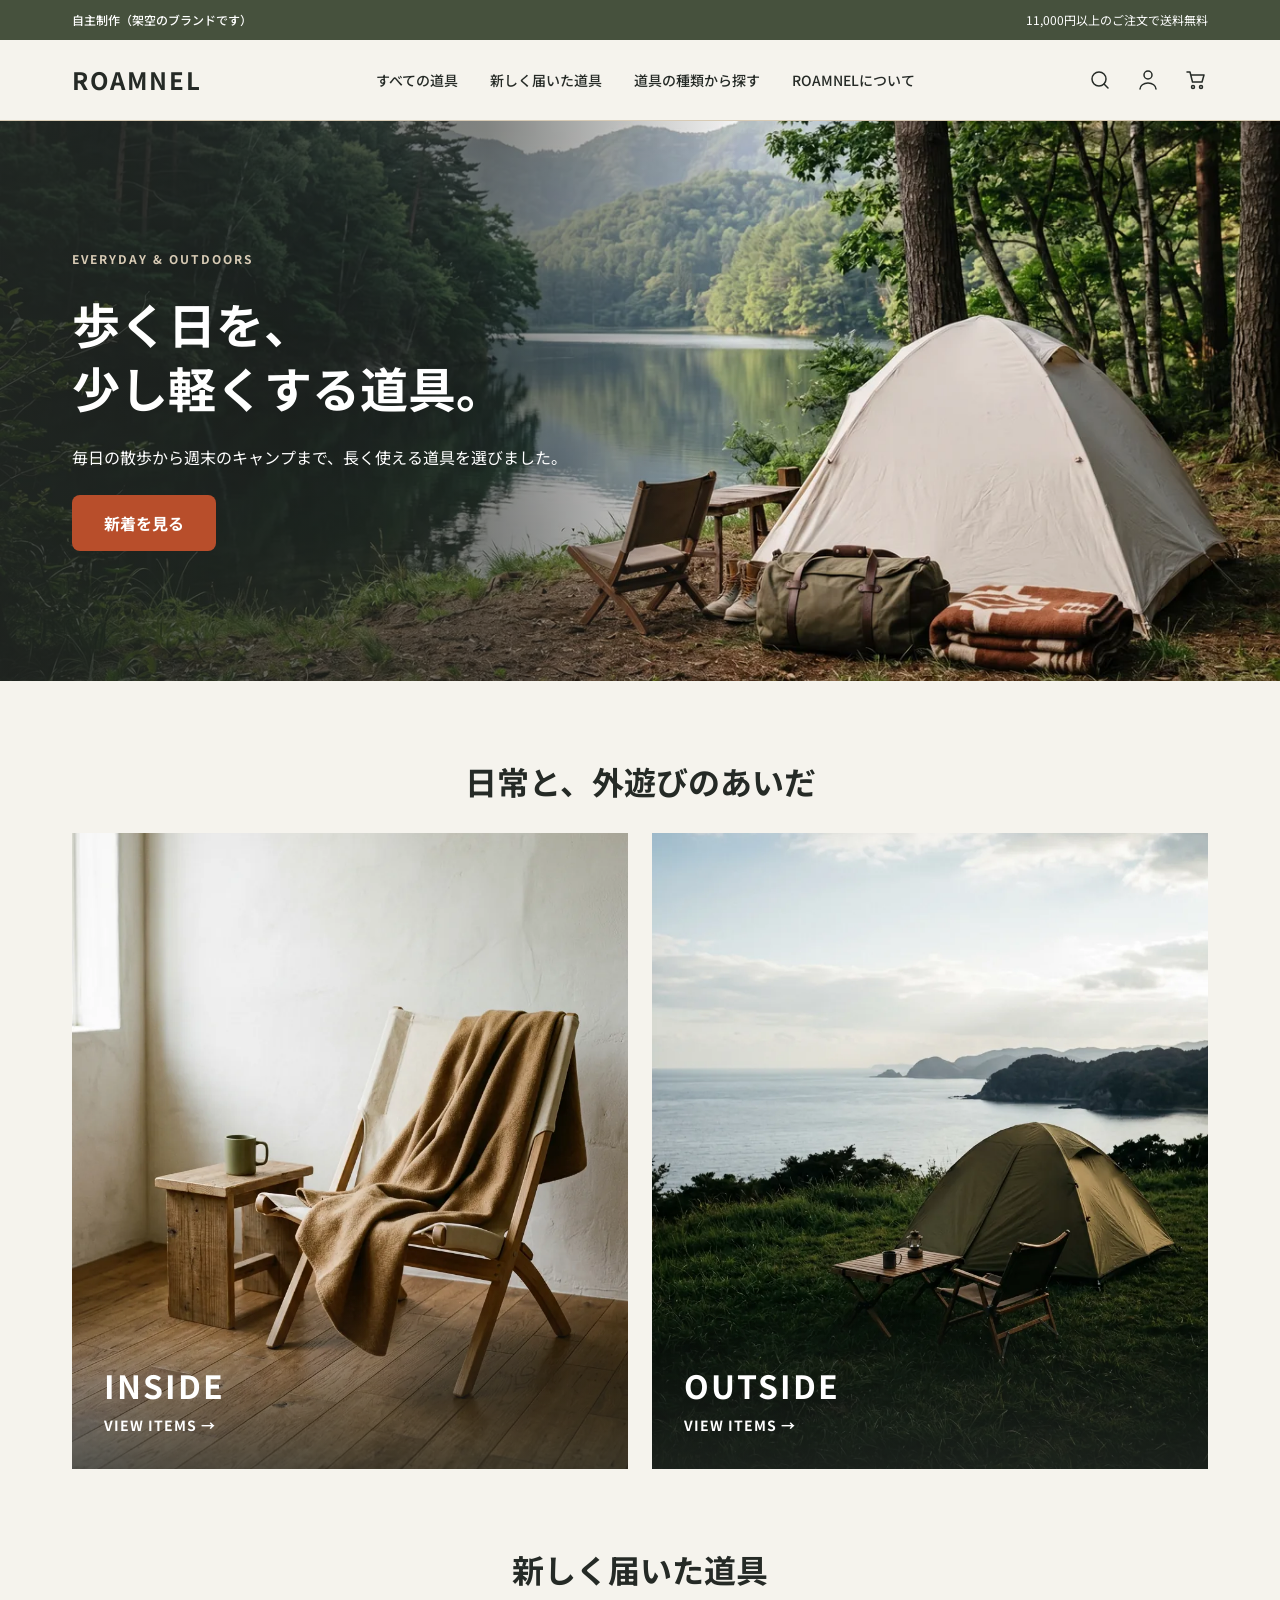
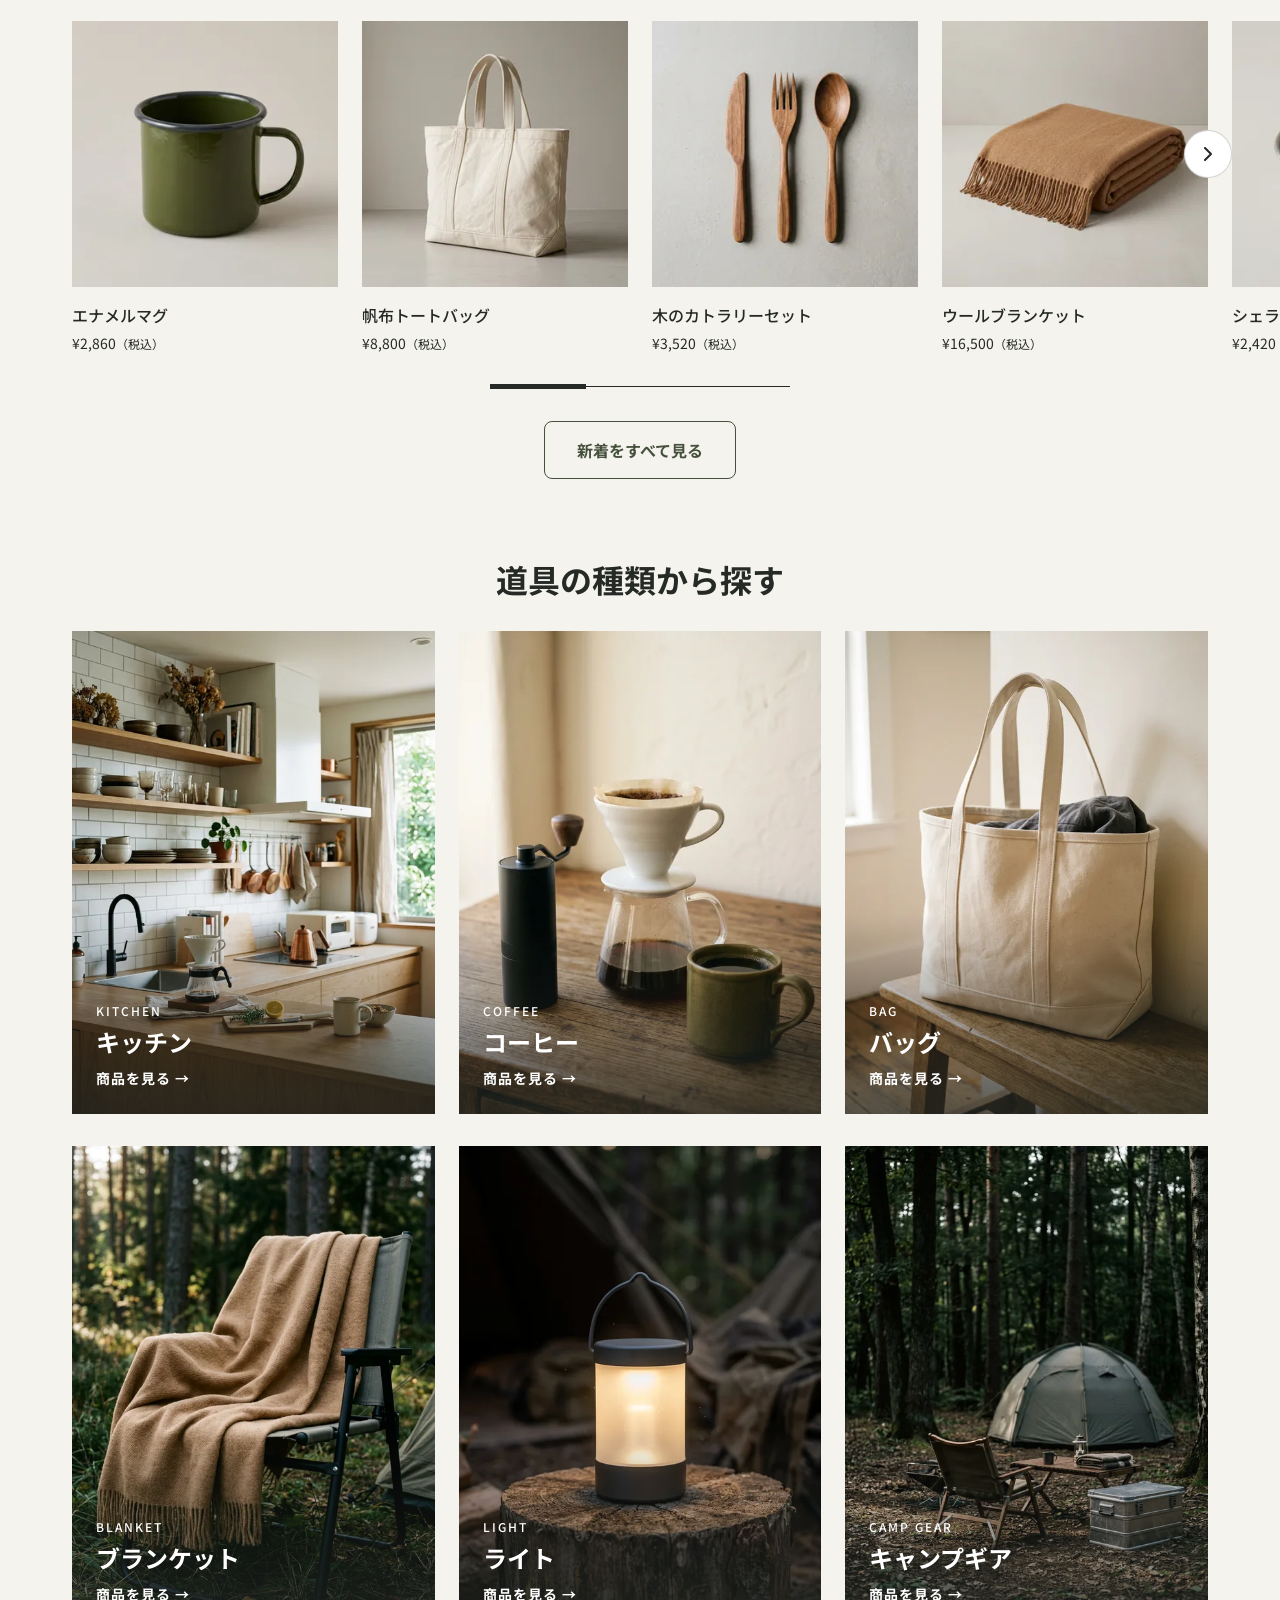
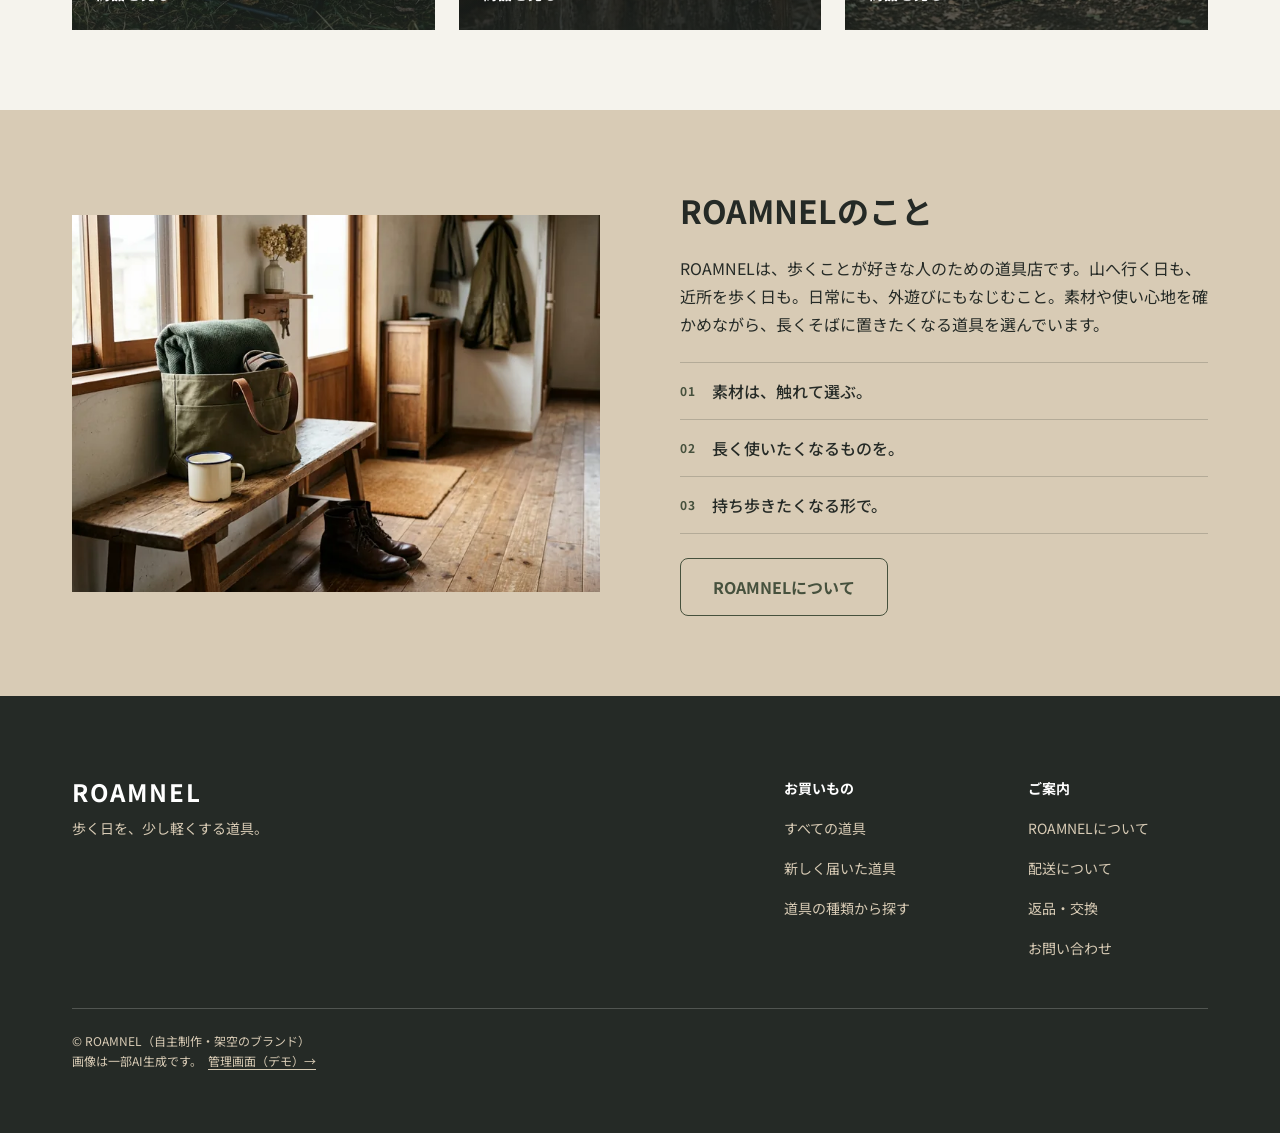
<file: index.html>
<!doctype html>
<html lang="ja">
<head>
<meta charset="utf-8">
<meta name="viewport" content="width=device-width, initial-scale=1, viewport-fit=cover">
<title>ROAMNEL</title>
<link rel="preconnect" href="https://fonts.googleapis.com">
<link rel="preconnect" href="https://fonts.gstatic.com" crossorigin>
<link rel="stylesheet" href="https://fonts.googleapis.com/css2?family=Noto+Sans+JP:wght@400;500;700&display=swap">
<link rel="stylesheet" href="css/tokens.css">
<link rel="stylesheet" href="css/base.css">
<link rel="stylesheet" href="css/components.css">
<link rel="stylesheet" href="css/top.css">
</head>
<body class="page-top">

<svg class="visually-hidden" aria-hidden="true" focusable="false"><defs>
  <symbol id="i-search" viewBox="0 0 24 24"><circle cx="11" cy="11" r="7"/><path d="M16 16l4 4"/></symbol>
  <symbol id="i-account" viewBox="0 0 24 24"><circle cx="12" cy="7" r="4"/><path d="M4 21c0-3.3 3.6-6 8-6s8 2.7 8 6"/></symbol>
  <symbol id="i-cart" viewBox="0 0 24 24"><path d="M3 4h3l2.5 10h9.5l2-7H7"/><circle cx="9" cy="19" r="1.5"/><circle cx="17" cy="19" r="1.5"/></symbol>
  <symbol id="i-menu" viewBox="0 0 24 24"><path d="M3 6h18M3 12h18M3 18h18"/></symbol>
  <symbol id="i-close" viewBox="0 0 24 24"><path d="M5 5l14 14M19 5L5 19"/></symbol>
  <symbol id="i-chev" viewBox="0 0 14 14"><path d="M4 1l6 6-6 6"/></symbol>
</defs></svg>

<div class="announcement container">
  <p>自主制作（架空のブランドです）</p>
  <p>11,000円以上のご注文で送料無料</p>
</div>

<header class="header">
  <div class="header__inner container">
    <a class="logo" href="index.html" aria-label="ROAMNEL トップへ">ROAMNEL</a>
    <nav class="header__nav" aria-label="メインメニュー">
      <a href="#">すべての道具</a>
      <a href="#new-items">新しく届いた道具</a>
      <a href="#types">道具の種類から探す</a>
      <a href="#story">ROAMNELについて</a>
    </nav>
    <div class="header__utility">
      <a class="tap" href="#" aria-label="検索"><svg class="icon"><use href="#i-search"/></svg></a>
      <a class="tap" href="#" aria-label="アカウント"><svg class="icon"><use href="#i-account"/></svg></a>
      <a class="tap" href="cart.html" aria-label="カート"><svg class="icon"><use href="#i-cart"/></svg></a>
      <button class="tap tap--menu" type="button" id="menu-open" aria-label="メニューを開く" aria-expanded="false" aria-controls="drawer"><svg class="icon"><use href="#i-menu"/></svg></button>
    </div>
  </div>
</header>

<div class="drawer" id="drawer" hidden>
  <div class="drawer__backdrop" data-close></div>
  <div class="drawer__panel" role="dialog" aria-modal="true" aria-label="メニュー">
    <div class="drawer__head">
      <span class="logo">ROAMNEL</span>
      <button class="tap" type="button" id="menu-close" aria-label="メニューを閉じる"><svg class="icon"><use href="#i-close"/></svg></button>
    </div>
    <nav class="drawer__list" aria-label="メインメニュー">
      <a class="drawer__item" href="#">すべての道具<span>→</span></a>
      <a class="drawer__item" href="#new-items" data-close>新しく届いた道具<span>→</span></a>
      <a class="drawer__item" href="#types" data-close>道具の種類から探す<span>→</span></a>
      <a class="drawer__item" href="#story" data-close>ROAMNELについて<span>→</span></a>
    </nav>
  </div>
</div>

<main>
  <section class="hero" aria-labelledby="hero-title">
    <img class="hero__image" src="images/hero-1376.webp" srcset="images/hero-800.webp 800w, images/hero-1376.webp 1376w, images/hero-1920.webp 1920w, images/hero-2400.webp 2400w, images/hero-2752.webp 2752w" sizes="100vw" width="2752" height="1536" alt="">
    <div class="hero__overlay"></div>
    <div class="hero__text container">
      <p class="hero__eyebrow">EVERYDAY &amp; OUTDOORS</p>
      <h1 class="hero__title" id="hero-title">歩く日を、<br>少し軽くする道具。</h1>
      <p class="hero__lead">毎日の散歩から週末のキャンプまで、長く使える道具を選びました。</p>
      <a class="btn btn--primary" href="#new-items">新着を見る</a>
    </div>
  </section>

  <section class="section scenes container" aria-labelledby="scenes-title">
    <div class="scenes__inner">
      <div class="section__head"><h2 class="section__title" id="scenes-title">日常と、外遊びのあいだ</h2></div>
      <div class="scene-row">
        <a class="scene scene--inside" href="#">
          <img class="scene__image" src="images/inside-896.webp" srcset="images/inside-560.webp 560w, images/inside-896.webp 896w" sizes="(min-width: 900px) 636px, 358px" width="896" height="1200" alt="" loading="lazy" decoding="async">
          <span class="scrim"></span>
          <span class="scene__label"><span class="scene__name">INSIDE</span><span class="link-arrow">VIEW ITEMS →</span></span>
        </a>
        <a class="scene scene--outside" href="#">
          <img class="scene__image" src="images/outside-896.webp" srcset="images/outside-560.webp 560w, images/outside-896.webp 896w" sizes="(min-width: 900px) 636px, 358px" width="896" height="1200" alt="" loading="lazy" decoding="async">
          <span class="scrim"></span>
          <span class="scene__label"><span class="scene__name">OUTSIDE</span><span class="link-arrow">VIEW ITEMS →</span></span>
        </a>
      </div>
    </div>
  </section>

  <section class="section items" id="new-items" aria-labelledby="items-title">
    <div class="section__head items__head"><h2 class="section__title" id="items-title">新しく届いた道具</h2></div>
    <div class="carousel" id="carousel">
      <button class="arrow arrow--prev" type="button" id="carousel-prev" aria-label="前の商品" hidden><svg class="icon" style="transform: scaleX(-1)"><use href="#i-chev"/></svg></button>
      <div class="carousel__scroller" id="carousel-scroller" tabindex="0" role="region" aria-label="新しく届いた道具（横にスクロールできます）">
          <a class="card" href="product.html" data-product="enamel-mug">
            <img class="card__image" src="images/enamel-mug-640.webp" srcset="images/enamel-mug-320.webp 320w, images/enamel-mug-640.webp 640w" sizes="(min-width: 900px) 306px, 160px" width="640" height="640" alt="エナメルマグ" loading="lazy" decoding="async">
            <span class="card__info"><span class="card__name">エナメルマグ</span><span class="card__price">¥2,860<small>（税込）</small></span></span>
          </a>
          <a class="card" href="#" data-product="canvas-tote">
            <img class="card__image" src="images/canvas-tote-640.webp" srcset="images/canvas-tote-320.webp 320w, images/canvas-tote-640.webp 640w" sizes="(min-width: 900px) 306px, 160px" width="640" height="640" alt="帆布トートバッグ" loading="lazy" decoding="async">
            <span class="card__info"><span class="card__name">帆布トートバッグ</span><span class="card__price">¥8,800<small>（税込）</small></span></span>
          </a>
          <a class="card" href="#" data-product="cutlery-set">
            <img class="card__image" src="images/cutlery-set-640.webp" srcset="images/cutlery-set-320.webp 320w, images/cutlery-set-640.webp 640w" sizes="(min-width: 900px) 306px, 160px" width="640" height="640" alt="木のカトラリーセット" loading="lazy" decoding="async">
            <span class="card__info"><span class="card__name">木のカトラリーセット</span><span class="card__price">¥3,520<small>（税込）</small></span></span>
          </a>
          <a class="card" href="#" data-product="wool-blanket">
            <img class="card__image" src="images/wool-blanket-640.webp" srcset="images/wool-blanket-320.webp 320w, images/wool-blanket-640.webp 640w" sizes="(min-width: 900px) 306px, 160px" width="640" height="640" alt="ウールブランケット" loading="lazy" decoding="async">
            <span class="card__info"><span class="card__name">ウールブランケット</span><span class="card__price">¥16,500<small>（税込）</small></span></span>
          </a>
          <a class="card" href="#" data-product="sierra-cup">
            <img class="card__image" src="images/sierra-cup-640.webp" srcset="images/sierra-cup-320.webp 320w, images/sierra-cup-640.webp 640w" sizes="(min-width: 900px) 306px, 160px" width="640" height="640" alt="シェラカップ" loading="lazy" decoding="async">
            <span class="card__info"><span class="card__name">シェラカップ</span><span class="card__price">¥2,420<small>（税込）</small></span></span>
          </a>
          <a class="card" href="#" data-product="stainless-kettle">
            <img class="card__image" src="images/stainless-kettle-640.webp" srcset="images/stainless-kettle-320.webp 320w, images/stainless-kettle-640.webp 640w" sizes="(min-width: 900px) 306px, 160px" width="640" height="640" alt="ステンレスのケトル" loading="lazy" decoding="async">
            <span class="card__info"><span class="card__name">ステンレスのケトル</span><span class="card__price">¥7,480<small>（税込）</small></span></span>
          </a>
          <a class="card" href="#" data-product="cookware-set">
            <img class="card__image" src="images/cookware-set-640.webp" srcset="images/cookware-set-320.webp 320w, images/cookware-set-640.webp 640w" sizes="(min-width: 900px) 306px, 160px" width="640" height="640" alt="クッカーセット" loading="lazy" decoding="async">
            <span class="card__info"><span class="card__name">クッカーセット</span><span class="card__price">¥9,900<small>（税込）</small></span></span>
          </a>
          <a class="card" href="#" data-product="led-lantern">
            <img class="card__image" src="images/led-lantern-640.webp" srcset="images/led-lantern-320.webp 320w, images/led-lantern-640.webp 640w" sizes="(min-width: 900px) 306px, 160px" width="640" height="640" alt="LEDランタン" loading="lazy" decoding="async">
            <span class="card__info"><span class="card__name">LEDランタン</span><span class="card__price">¥6,600<small>（税込）</small></span></span>
          </a>
          <a class="card" href="#" data-product="coffee-grinder">
            <img class="card__image" src="images/coffee-grinder-640.webp" srcset="images/coffee-grinder-320.webp 320w, images/coffee-grinder-640.webp 640w" sizes="(min-width: 900px) 306px, 160px" width="640" height="640" alt="コーヒーミル" loading="lazy" decoding="async">
            <span class="card__info"><span class="card__name">コーヒーミル</span><span class="card__price">¥12,100<small>（税込）</small></span></span>
          </a>
          <a class="card" href="#" data-product="small-knife">
            <img class="card__image" src="images/small-knife-640.webp" srcset="images/small-knife-320.webp 320w, images/small-knife-640.webp 640w" sizes="(min-width: 900px) 306px, 160px" width="640" height="640" alt="小型ナイフ" loading="lazy" decoding="async">
            <span class="card__info"><span class="card__name">小型ナイフ</span><span class="card__price">¥5,500<small>（税込）</small></span></span>
          </a>
          <a class="card" href="#" data-product="cutting-board">
            <img class="card__image" src="images/cutting-board-640.webp" srcset="images/cutting-board-320.webp 320w, images/cutting-board-640.webp 640w" sizes="(min-width: 900px) 306px, 160px" width="640" height="640" alt="木のまな板" loading="lazy" decoding="async">
            <span class="card__info"><span class="card__name">木のまな板</span><span class="card__price">¥4,950<small>（税込）</small></span></span>
          </a>
          <a class="card" href="#" data-product="glass-server">
            <img class="card__image" src="images/glass-server-640.webp" srcset="images/glass-server-320.webp 320w, images/glass-server-640.webp 640w" sizes="(min-width: 900px) 306px, 160px" width="640" height="640" alt="ガラスのサーバー" loading="lazy" decoding="async">
            <span class="card__info"><span class="card__name">ガラスのサーバー</span><span class="card__price">¥4,180<small>（税込）</small></span></span>
          </a>
          <a class="card" href="#" data-product="glass-tumbler">
            <img class="card__image" src="images/glass-tumbler-640.webp" srcset="images/glass-tumbler-320.webp 320w, images/glass-tumbler-640.webp 640w" sizes="(min-width: 900px) 306px, 160px" width="640" height="640" alt="ガラスのタンブラー" loading="lazy" decoding="async">
            <span class="card__info"><span class="card__name">ガラスのタンブラー</span><span class="card__price">¥1,980<small>（税込）</small></span></span>
          </a>
      </div>
      <button class="arrow arrow--next" type="button" id="carousel-next" aria-label="次の商品"><svg class="icon"><use href="#i-chev"/></svg></button>
    </div>
    <div class="scrollbar" aria-hidden="true"><div class="scrollbar__track"><div class="scrollbar__thumb" id="carousel-thumb"></div></div></div>
    <div class="items__all"><a class="btn btn--outline" href="#">新着をすべて見る</a></div>
  </section>

  <section class="section types container" id="types" aria-labelledby="types-title">
    <div class="types__inner">
      <div class="section__head"><h2 class="section__title" id="types-title">道具の種類から探す</h2></div>
      <div class="type-grid">
        <a class="type" href="#" data-category="kitchen">
          <img class="type__image" src="images/category-kitchen-560.webp" srcset="images/category-kitchen-560.webp 560w, images/category-kitchen-896.webp 896w" sizes="(min-width: 900px) 416px, 173px" width="896" height="1200" alt="" loading="lazy" decoding="async">
          <span class="scrim"></span>
          <span class="type__label"><span class="type__eyebrow">KITCHEN</span><span class="type__name">キッチン<span aria-hidden="true"> →</span></span><span class="type__link link-arrow">商品を見る →</span></span>
        </a>
        <a class="type" href="#" data-category="coffee">
          <img class="type__image" src="images/category-coffee-560.webp" srcset="images/category-coffee-560.webp 560w, images/category-coffee-896.webp 896w" sizes="(min-width: 900px) 416px, 173px" width="896" height="1200" alt="" loading="lazy" decoding="async">
          <span class="scrim"></span>
          <span class="type__label"><span class="type__eyebrow">COFFEE</span><span class="type__name">コーヒー<span aria-hidden="true"> →</span></span><span class="type__link link-arrow">商品を見る →</span></span>
        </a>
        <a class="type" href="#" data-category="bag">
          <img class="type__image" src="images/category-bag-560.webp" srcset="images/category-bag-560.webp 560w, images/category-bag-896.webp 896w" sizes="(min-width: 900px) 416px, 173px" width="896" height="1200" alt="" loading="lazy" decoding="async">
          <span class="scrim"></span>
          <span class="type__label"><span class="type__eyebrow">BAG</span><span class="type__name">バッグ<span aria-hidden="true"> →</span></span><span class="type__link link-arrow">商品を見る →</span></span>
        </a>
        <a class="type" href="#" data-category="blanket">
          <img class="type__image" src="images/category-blanket-560.webp" srcset="images/category-blanket-560.webp 560w, images/category-blanket-896.webp 896w" sizes="(min-width: 900px) 416px, 173px" width="896" height="1200" alt="" loading="lazy" decoding="async">
          <span class="scrim"></span>
          <span class="type__label"><span class="type__eyebrow">BLANKET</span><span class="type__name">ブランケット<span aria-hidden="true"> →</span></span><span class="type__link link-arrow">商品を見る →</span></span>
        </a>
        <a class="type" href="#" data-category="light">
          <img class="type__image" src="images/category-light-560.webp" srcset="images/category-light-560.webp 560w, images/category-light-896.webp 896w" sizes="(min-width: 900px) 416px, 173px" width="896" height="1200" alt="" loading="lazy" decoding="async">
          <span class="scrim"></span>
          <span class="type__label"><span class="type__eyebrow">LIGHT</span><span class="type__name">ライト<span aria-hidden="true"> →</span></span><span class="type__link link-arrow">商品を見る →</span></span>
        </a>
        <a class="type" href="#" data-category="camp-gear">
          <img class="type__image" src="images/category-camp-gear-560.webp" srcset="images/category-camp-gear-560.webp 560w, images/category-camp-gear-896.webp 896w" sizes="(min-width: 900px) 416px, 173px" width="896" height="1200" alt="" loading="lazy" decoding="async">
          <span class="scrim"></span>
          <span class="type__label"><span class="type__eyebrow">CAMP GEAR</span><span class="type__name">キャンプギア<span aria-hidden="true"> →</span></span><span class="type__link link-arrow">商品を見る →</span></span>
        </a>
      </div>
    </div>
  </section>

  <section class="story" id="story" aria-labelledby="story-title">
    <div class="story__inner container">
      <img class="story__image" src="images/story-1200.webp" srcset="images/story-720.webp 720w, images/story-1200.webp 1200w" sizes="(min-width: 900px) 608px, 358px" width="1200" height="896" alt="" loading="lazy" decoding="async">
      <div class="story__text">
        <h2 class="story__title" id="story-title">ROAMNELのこと</h2>
        <p class="story__lead">ROAMNELは、歩くことが好きな人のための道具店です。山へ行く日も、近所を歩く日も。日常にも、外遊びにもなじむこと。素材や使い心地を確かめながら、長くそばに置きたくなる道具を選んでいます。</p>
        <ul class="principles">
          <li class="principle"><span class="principle__no">01</span>素材は、触れて選ぶ。</li>
          <li class="principle"><span class="principle__no">02</span>長く使いたくなるものを。</li>
          <li class="principle"><span class="principle__no">03</span>持ち歩きたくなる形で。</li>
        </ul>
        <a class="btn btn--outline" href="#">ROAMNELについて</a>
      </div>
    </div>
  </section>
</main>

<footer class="footer">
  <div class="footer__inner container">
    <div class="footer__top">
      <div>
        <p class="logo">ROAMNEL</p>
        <p class="footer__tagline">歩く日を、少し軽くする道具。</p>
      </div>
      <div class="footer__links">
        <nav class="footer__col" aria-label="お買いもの">
          <h2>お買いもの</h2>
          <a href="#">すべての道具</a>
          <a href="#new-items">新しく届いた道具</a>
          <a href="#types">道具の種類から探す</a>
        </nav>
        <nav class="footer__col" aria-label="ご案内">
          <h2>ご案内</h2>
          <a href="#story">ROAMNELについて</a>
          <a href="#">配送について</a>
          <a href="#">返品・交換</a>
          <a href="#">お問い合わせ</a>
        </nav>
      </div>
    </div>
    <div class="footer__bottom">
      <div class="footer__rule"></div>
      <div class="footer__note">
        <p>© ROAMNEL（自主制作・架空のブランド）</p>
        <p>画像は一部AI生成です。　<a href="admin.html">管理画面（デモ）→</a></p>
      </div>
    </div>
  </div>
</footer>

<script src="js/main.js"></script>
</body>
</html>
</file>
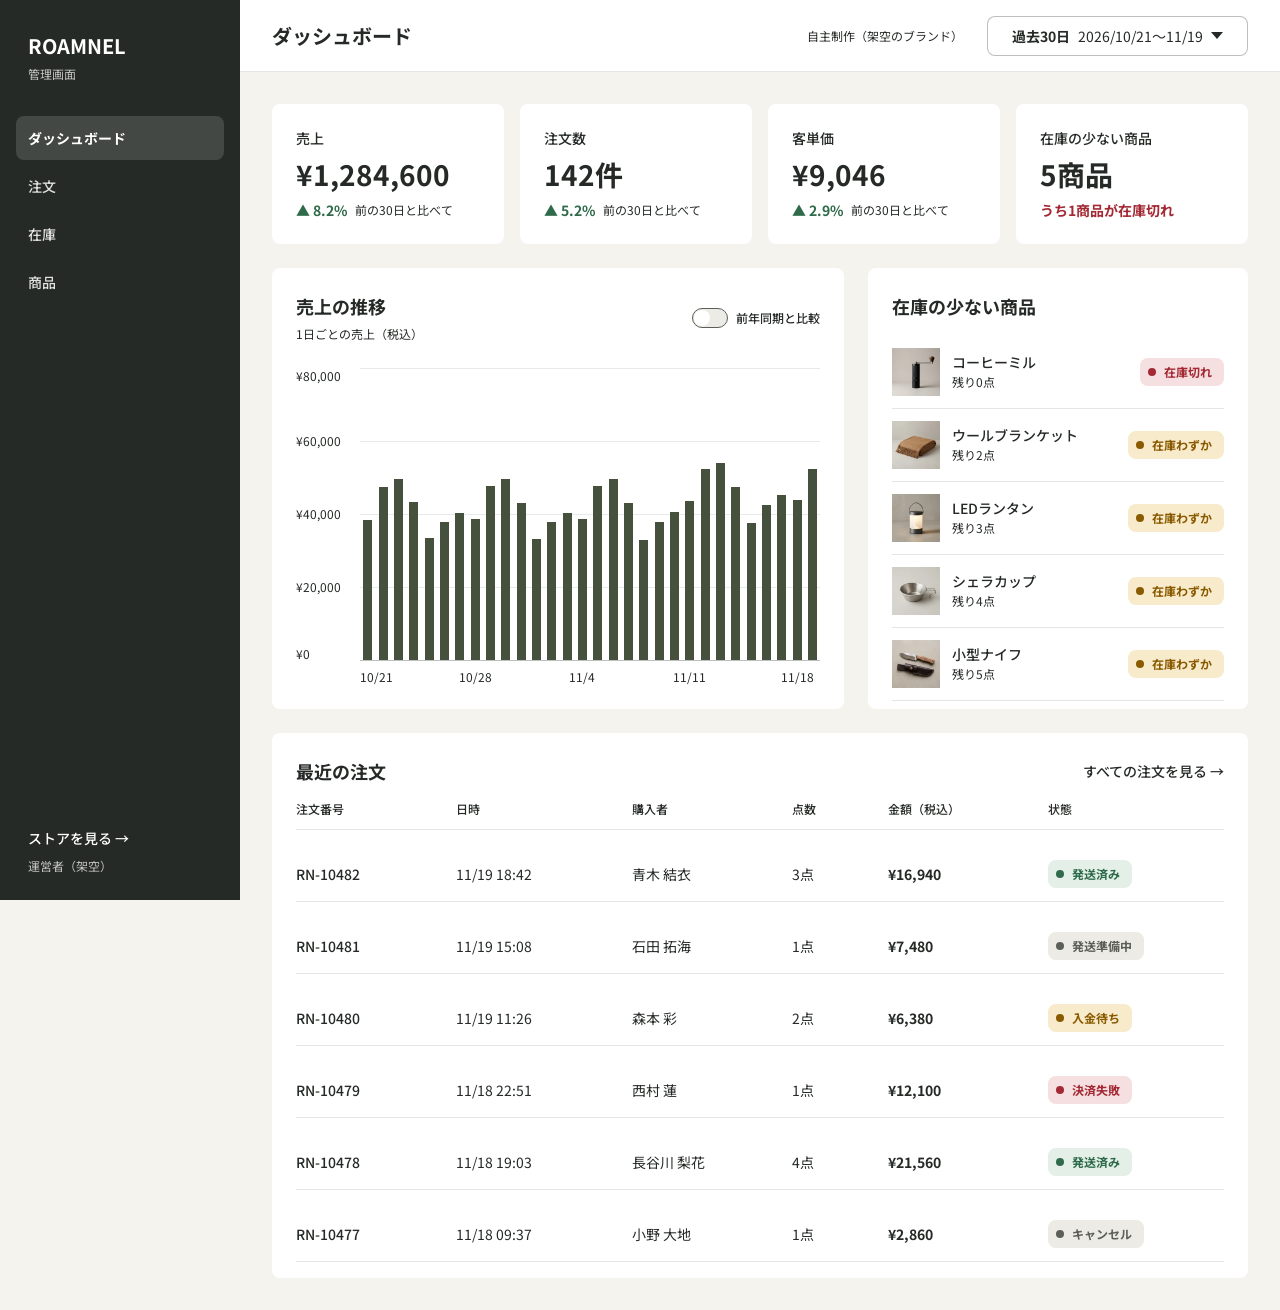
<file: admin.html>
<!doctype html>
<html lang="ja">
<head>
<meta charset="utf-8">
<meta name="viewport" content="width=device-width, initial-scale=1, viewport-fit=cover">
<title>ダッシュボード | ROAMNEL 管理画面</title>
<meta name="claude:viewport-fit-sides" content="cover">
<link rel="preconnect" href="https://fonts.googleapis.com">
<link rel="preconnect" href="https://fonts.gstatic.com" crossorigin>
<link rel="stylesheet" href="https://fonts.googleapis.com/css2?family=Noto+Sans+JP:wght@400;500;700&display=swap">
<link rel="stylesheet" href="css/tokens.css">
<link rel="stylesheet" href="css/base.css">
<link rel="stylesheet" href="css/admin.css">
</head>
<body class="admin">
<div class="app">
  <!-- PC sidebar -->
  <aside class="sidebar" aria-label="管理メニュー">
    <div class="sidebar__top">
      <div class="brand"><p class="brand__name">ROAMNEL</p><p class="brand__sub">管理画面</p></div>
      <nav class="sidenav">
        <a class="sidenav__item is-active" href="#" aria-current="page">ダッシュボード</a>
        <a class="sidenav__item" href="#">注文</a>
        <a class="sidenav__item" href="#">在庫</a>
        <a class="sidenav__item" href="#">商品</a>
      </nav>
    </div>
    <div class="sidebar__bottom"><a class="sidebar__store" href="index.html">ストアを見る →</a><p class="sidebar__user">運営者（架空）</p></div>
  </aside>

  <div class="main">
    <!-- SP header -->
    <header class="sp-header">
      <div class="brand brand--row"><p class="brand__name">ROAMNEL</p><p class="brand__sub">管理画面</p></div>
      <button class="sp-header__btn" id="menu-open" type="button" aria-label="メニューを開く" aria-expanded="false"><span></span><span></span><span></span></button>
    </header>

    <div class="topbar">
      <div class="topbar__inner">
        <h1 class="topbar__title">ダッシュボード</h1>
        <p class="topbar__note">自主制作（架空のブランド）</p>
        <div class="period" id="period">
          <button class="period__btn" id="period-btn" type="button" aria-haspopup="true" aria-expanded="false" aria-controls="period-menu">
            <span class="period__text"><b id="period-label">過去30日</b><span id="period-range">2026/10/21〜11/19</span></span>
            <svg class="period__tri" width="12" height="7" viewBox="0 0 12 7" aria-hidden="true"><path d="M0 0h12L6 7z" fill="currentColor"/></svg>
          </button>
          <div class="period__menu" id="period-menu" role="menu" hidden></div>
        </div>
      </div>
    </div>

    <main class="content">
      <div class="kpis">
        <div class="kpi"><p class="kpi__label">売上</p><p class="kpi__value" data-kpi="0">¥1,284,600</p><p class="delta"><b class="up" data-delta="0">▲ 8.2%</b><span class="delta__label">前の30日と比べて</span></p></div>
        <div class="kpi"><p class="kpi__label">注文数</p><p class="kpi__value" data-kpi="1">142件</p><p class="delta"><b class="up" data-delta="1">▲ 5.2%</b><span class="delta__label">前の30日と比べて</span></p></div>
        <div class="kpi"><p class="kpi__label">客単価</p><p class="kpi__value" data-kpi="2">¥9,046</p><p class="delta"><b class="up" data-delta="2">▲ 2.9%</b><span class="delta__label">前の30日と比べて</span></p></div>
        <div class="kpi"><p class="kpi__label">在庫の少ない商品</p><p class="kpi__value">5商品</p><p class="delta"><b class="down">うち1商品が在庫切れ</b></p></div>
      </div>

      <div class="chart-row">
        <section class="panel chart" aria-labelledby="chart-title">
          <div class="panel__head">
            <div><h2 class="panel__title" id="chart-title">売上の推移</h2><p class="panel__sub" id="chart-sub">1日ごとの売上（税込）</p></div>
            <label class="toggle"><button class="switch" id="compare" type="button" role="switch" aria-checked="false" aria-label="前年同期と比較"><i></i></button><span>前年同期と比較</span></label>
          </div>
          <div class="legend" id="legend" aria-hidden="true">
            <ul class="legend__list">
              <li><i class="legend__bar"></i><span id="legend-now"></span></li>
              <li><i class="legend__dash"></i><span id="legend-prev"></span></li>
            </ul>
          </div>
          <div class="chart__body">
            <div class="yaxis" id="yaxis"></div>
            <div class="plotcol"><div class="plot" id="plot"></div><div class="xaxis" id="xaxis"></div></div>
          </div>
        </section>

        <section class="panel stock" aria-labelledby="stock-title">
          <h2 class="panel__title" id="stock-title">在庫の少ない商品</h2>
          <ul class="stock__list">
          <li class="stock__item"><img src="images/coffee-grinder-320.webp" width="48" height="48" alt=""><div class="stock__info"><p class="stock__name">コーヒーミル</p><p class="stock__left">残り0点</p></div><span class="badge badge--error"><i></i>在庫切れ</span></li>
          <li class="stock__item"><img src="images/wool-blanket-320.webp" width="48" height="48" alt=""><div class="stock__info"><p class="stock__name">ウールブランケット</p><p class="stock__left">残り2点</p></div><span class="badge badge--warn"><i></i>在庫わずか</span></li>
          <li class="stock__item"><img src="images/led-lantern-320.webp" width="48" height="48" alt=""><div class="stock__info"><p class="stock__name">LEDランタン</p><p class="stock__left">残り3点</p></div><span class="badge badge--warn"><i></i>在庫わずか</span></li>
          <li class="stock__item"><img src="images/sierra-cup-320.webp" width="48" height="48" alt=""><div class="stock__info"><p class="stock__name">シェラカップ</p><p class="stock__left">残り4点</p></div><span class="badge badge--warn"><i></i>在庫わずか</span></li>
          <li class="stock__item"><img src="images/small-knife-320.webp" width="48" height="48" alt=""><div class="stock__info"><p class="stock__name">小型ナイフ</p><p class="stock__left">残り5点</p></div><span class="badge badge--warn"><i></i>在庫わずか</span></li>
          </ul>
        </section>
      </div>

      <section class="panel orders" aria-labelledby="orders-title">
        <div class="orders__head"><h2 class="panel__title" id="orders-title">最近の注文</h2><a class="orders__all" href="#"><span class="pc-only">すべての注文を見る →</span><span class="sp-only">すべて見る →</span></a></div>
        <div class="orders__table" aria-hidden="true"><span>注文番号</span><span>日時</span><span>購入者</span><span>点数</span><span>金額（税込）</span><span>状態</span></div>
        <ul class="orders__list">
          <li class="order"><span class="order__id">RN-10482</span><span class="order__meta"><span class="order__buyer">青木 結衣</span><span class="order__date">11/19 18:42</span></span><span class="order__qty">3点</span><span class="order__amount">¥16,940</span><span class="order__status"><span class="badge badge--done"><i></i>発送済み</span></span></li>
          <li class="order"><span class="order__id">RN-10481</span><span class="order__meta"><span class="order__buyer">石田 拓海</span><span class="order__date">11/19 15:08</span></span><span class="order__qty">1点</span><span class="order__amount">¥7,480</span><span class="order__status"><span class="badge badge--neutral"><i></i>発送準備中</span></span></li>
          <li class="order"><span class="order__id">RN-10480</span><span class="order__meta"><span class="order__buyer">森本 彩</span><span class="order__date">11/19 11:26</span></span><span class="order__qty">2点</span><span class="order__amount">¥6,380</span><span class="order__status"><span class="badge badge--warn"><i></i>入金待ち</span></span></li>
          <li class="order"><span class="order__id">RN-10479</span><span class="order__meta"><span class="order__buyer">西村 蓮</span><span class="order__date">11/18 22:51</span></span><span class="order__qty">1点</span><span class="order__amount">¥12,100</span><span class="order__status"><span class="badge badge--error"><i></i>決済失敗</span></span></li>
          <li class="order"><span class="order__id">RN-10478</span><span class="order__meta"><span class="order__buyer">長谷川 梨花</span><span class="order__date">11/18 19:03</span></span><span class="order__qty">4点</span><span class="order__amount">¥21,560</span><span class="order__status"><span class="badge badge--done"><i></i>発送済み</span></span></li>
          <li class="order"><span class="order__id">RN-10477</span><span class="order__meta"><span class="order__buyer">小野 大地</span><span class="order__date">11/18 09:37</span></span><span class="order__qty">1点</span><span class="order__amount">¥2,860</span><span class="order__status"><span class="badge badge--neutral"><i></i>キャンセル</span></span></li>
        </ul>
      </section>
    </main>
  </div>
</div>

<!-- SP menu -->
<div class="spmenu" id="spmenu" hidden>
  <div class="sp-header"><div class="brand brand--row"><p class="brand__name">ROAMNEL</p><p class="brand__sub">管理画面</p></div><button class="sp-header__btn is-close" id="menu-close" type="button" aria-label="メニューを閉じる"><span></span><span></span></button></div>
  <nav class="spmenu__nav">
        <a class="spmenu__item is-active" href="#" aria-current="page">ダッシュボード</a>
        <a class="spmenu__item" href="#">注文</a>
        <a class="spmenu__item" href="#">在庫</a>
        <a class="spmenu__item" href="#">商品</a>
  </nav>
  <div class="spmenu__bottom"><a class="sidebar__store" href="index.html">ストアを見る →</a><p class="sidebar__user">運営者（架空）</p></div>
</div>
<script src="js/admin.js"></script>
</body>
</html>
</file>
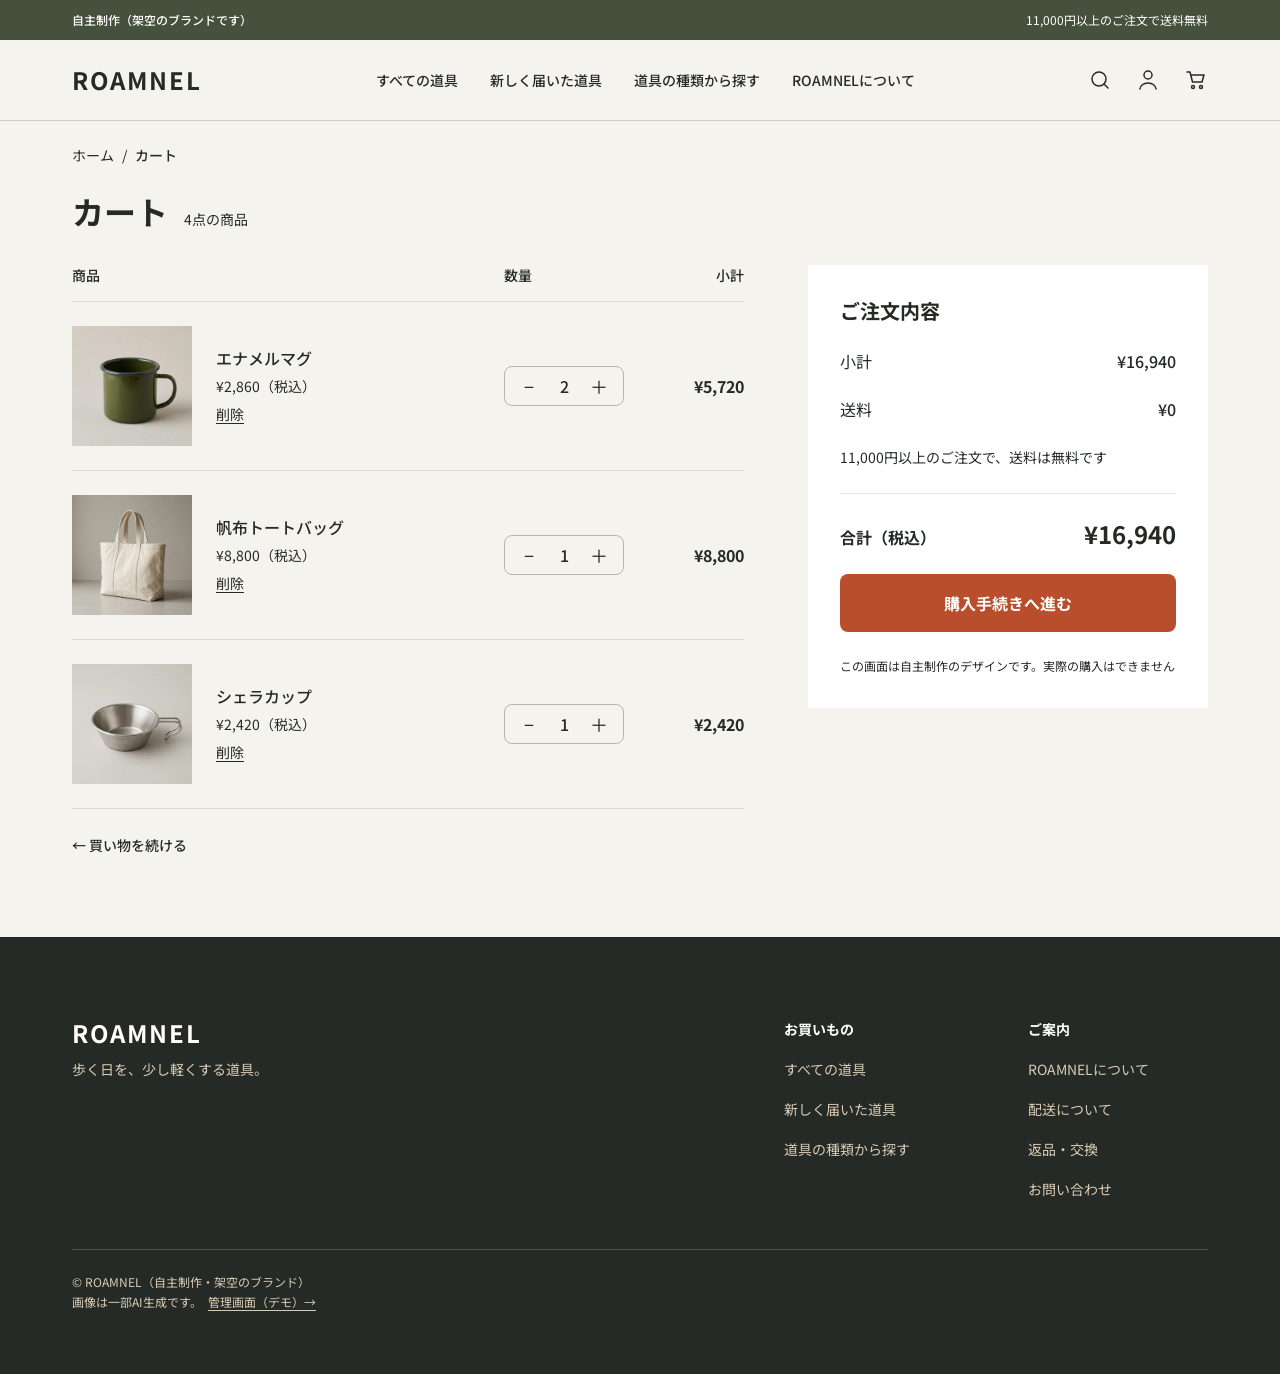
<file: cart.html>
<!doctype html>
<html lang="ja">
<head>
<meta charset="utf-8">
<meta name="viewport" content="width=device-width, initial-scale=1, viewport-fit=cover">
<title>カート | ROAMNEL</title>
<meta name="claude:viewport-fit-sides" content="cover">
<link rel="preconnect" href="https://fonts.googleapis.com">
<link rel="preconnect" href="https://fonts.gstatic.com" crossorigin>
<link rel="stylesheet" href="https://fonts.googleapis.com/css2?family=Noto+Sans+JP:wght@400;500;700&display=swap">
<link rel="stylesheet" href="css/tokens.css">
<link rel="stylesheet" href="css/base.css">
<link rel="stylesheet" href="css/components.css">
<link rel="stylesheet" href="css/cart.css">
</head>
<body class="page-max">

<svg class="visually-hidden" aria-hidden="true" focusable="false"><defs>
  <symbol id="i-search" viewBox="0 0 24 24"><circle cx="11" cy="11" r="7"/><path d="M16 16l4 4"/></symbol>
  <symbol id="i-account" viewBox="0 0 24 24"><circle cx="12" cy="7" r="4"/><path d="M4 21c0-3.3 3.6-6 8-6s8 2.7 8 6"/></symbol>
  <symbol id="i-cart" viewBox="0 0 24 24"><path d="M3 4h3l2.5 10h9.5l2-7H7"/><circle cx="9" cy="19" r="1.5"/><circle cx="17" cy="19" r="1.5"/></symbol>
  <symbol id="i-menu" viewBox="0 0 24 24"><path d="M3 6h18M3 12h18M3 18h18"/></symbol>
  <symbol id="i-close" viewBox="0 0 24 24"><path d="M5 5l14 14M19 5L5 19"/></symbol>
  <symbol id="i-chev" viewBox="0 0 14 14"><path d="M4 1l6 6-6 6"/></symbol>
</defs></svg>

<div class="announcement container">
  <p>自主制作（架空のブランドです）</p>
  <p>11,000円以上のご注文で送料無料</p>
</div>

<header class="header">
  <div class="header__inner container">
    <a class="logo" href="index.html" aria-label="ROAMNEL トップへ">ROAMNEL</a>
    <nav class="header__nav" aria-label="メインメニュー">
      <a href="#">すべての道具</a>
      <a href="index.html#new-items">新しく届いた道具</a>
      <a href="index.html#types">道具の種類から探す</a>
      <a href="index.html#story">ROAMNELについて</a>
    </nav>
    <div class="header__utility">
      <a class="tap" href="#" aria-label="検索"><svg class="icon"><use href="#i-search"/></svg></a>
      <a class="tap" href="#" aria-label="アカウント"><svg class="icon"><use href="#i-account"/></svg></a>
      <a class="tap" href="cart.html" aria-label="カート"><svg class="icon"><use href="#i-cart"/></svg></a>
      <button class="tap tap--menu" type="button" id="menu-open" aria-label="メニューを開く" aria-expanded="false" aria-controls="drawer"><svg class="icon"><use href="#i-menu"/></svg></button>
    </div>
  </div>
</header>

<div class="drawer" id="drawer" hidden>
  <div class="drawer__backdrop" data-close></div>
  <div class="drawer__panel" role="dialog" aria-modal="true" aria-label="メニュー">
    <div class="drawer__head">
      <span class="logo">ROAMNEL</span>
      <button class="tap" type="button" id="menu-close" aria-label="メニューを閉じる"><svg class="icon"><use href="#i-close"/></svg></button>
    </div>
    <nav class="drawer__list" aria-label="メインメニュー">
      <a class="drawer__item" href="#">すべての道具<span>→</span></a>
      <a class="drawer__item" href="index.html#new-items" data-close>新しく届いた道具<span>→</span></a>
      <a class="drawer__item" href="index.html#types" data-close>道具の種類から探す<span>→</span></a>
      <a class="drawer__item" href="index.html#story" data-close>ROAMNELについて<span>→</span></a>
    </nav>
  </div>
</div>

<main>
  <nav class="breadcrumb container" aria-label="パンくず">
    <a href="index.html">ホーム</a><span aria-hidden="true">/</span><span aria-current="page">カート</span>
  </nav>

  <div class="cart-main">
    <div class="page-title"><h1>カート</h1><p id="count">4点の商品</p></div>
    <div class="cart-columns">
      <div class="cart-list">
        <div class="list-header" aria-hidden="true"><span>商品</span><span>数量</span><span>小計</span></div>
        <div id="items">
      <article class="item" data-price="2860">
        <img class="item__img" src="images/enamel-mug-320.webp" srcset="images/enamel-mug-320.webp 320w, images/enamel-mug-640.webp 640w" sizes="120px" width="320" height="320" alt="エナメルマグ">
        <div class="item__info">
          <div class="item__name-row"><a class="item__name" href="product.html">エナメルマグ</a><button class="item__remove" type="button" aria-label="エナメルマグを削除">削除</button></div>
          <p class="item__price">¥2,860（税込）</p>
        </div>
        <div class="stepper stepper--sm" role="group" aria-label="エナメルマグの数量">
          <button type="button" class="qty-minus" aria-label="数量を減らす">−</button>
          <output class="qty-value">2</output>
          <button type="button" class="qty-plus" aria-label="数量を増やす">＋</button>
        </div>
        <p class="item__total">¥5,720</p>
      </article>
      <article class="item" data-price="8800">
        <img class="item__img" src="images/canvas-tote-320.webp" srcset="images/canvas-tote-320.webp 320w, images/canvas-tote-640.webp 640w" sizes="120px" width="320" height="320" alt="帆布トートバッグ">
        <div class="item__info">
          <div class="item__name-row"><a class="item__name" href="product.html">帆布トートバッグ</a><button class="item__remove" type="button" aria-label="帆布トートバッグを削除">削除</button></div>
          <p class="item__price">¥8,800（税込）</p>
        </div>
        <div class="stepper stepper--sm" role="group" aria-label="帆布トートバッグの数量">
          <button type="button" class="qty-minus" aria-label="数量を減らす">−</button>
          <output class="qty-value">1</output>
          <button type="button" class="qty-plus" aria-label="数量を増やす">＋</button>
        </div>
        <p class="item__total">¥8,800</p>
      </article>
      <article class="item" data-price="2420">
        <img class="item__img" src="images/sierra-cup-320.webp" srcset="images/sierra-cup-320.webp 320w, images/sierra-cup-640.webp 640w" sizes="120px" width="320" height="320" alt="シェラカップ">
        <div class="item__info">
          <div class="item__name-row"><a class="item__name" href="product.html">シェラカップ</a><button class="item__remove" type="button" aria-label="シェラカップを削除">削除</button></div>
          <p class="item__price">¥2,420（税込）</p>
        </div>
        <div class="stepper stepper--sm" role="group" aria-label="シェラカップの数量">
          <button type="button" class="qty-minus" aria-label="数量を減らす">−</button>
          <output class="qty-value">1</output>
          <button type="button" class="qty-plus" aria-label="数量を増やす">＋</button>
        </div>
        <p class="item__total">¥2,420</p>
      </article>
        </div>
        <p class="empty" id="empty" hidden>カートに商品がありません。</p>
        <p class="continue"><a href="index.html#new-items">← 買い物を続ける</a></p>
      </div>

      <aside class="summary" aria-labelledby="sum-title">
        <h2 id="sum-title">ご注文内容</h2>
        <p class="row"><span>小計</span><b id="subtotal">¥16,940</b></p>
        <p class="row"><span>送料</span><b id="shipping">¥0</b></p>
        <p class="summary__note">11,000円以上のご注文で、送料は無料です</p>
        <div class="summary__divider"></div>
        <p class="row row--total"><span>合計（税込）</span><b id="total">¥16,940</b></p>
        <button class="btn btn--primary btn--block" type="button" id="checkout">購入手続きへ進む</button>
        <p class="summary__demo">この画面は自主制作のデザインです。実際の購入はできません</p>
      </aside>
    </div>
  </div>
</main>

<footer class="footer">
  <div class="footer__inner container">
    <div class="footer__top">
      <div>
        <p class="logo">ROAMNEL</p>
        <p class="footer__tagline">歩く日を、少し軽くする道具。</p>
      </div>
      <div class="footer__links">
        <nav class="footer__col" aria-label="お買いもの">
          <h2>お買いもの</h2>
          <a href="#">すべての道具</a>
          <a href="index.html#new-items">新しく届いた道具</a>
          <a href="index.html#types">道具の種類から探す</a>
        </nav>
        <nav class="footer__col" aria-label="ご案内">
          <h2>ご案内</h2>
          <a href="index.html#story">ROAMNELについて</a>
          <a href="#">配送について</a>
          <a href="#">返品・交換</a>
          <a href="#">お問い合わせ</a>
        </nav>
      </div>
    </div>
    <div class="footer__bottom">
      <div class="footer__rule"></div>
      <div class="footer__note">
        <p>© ROAMNEL（自主制作・架空のブランド）</p>
        <p>画像は一部AI生成です。　<a href="admin.html">管理画面（デモ）→</a></p>
      </div>
    </div>
  </div>
</footer>

<script src="js/main.js"></script>
<script src="js/cart.js"></script>
</body>
</html>
</file>
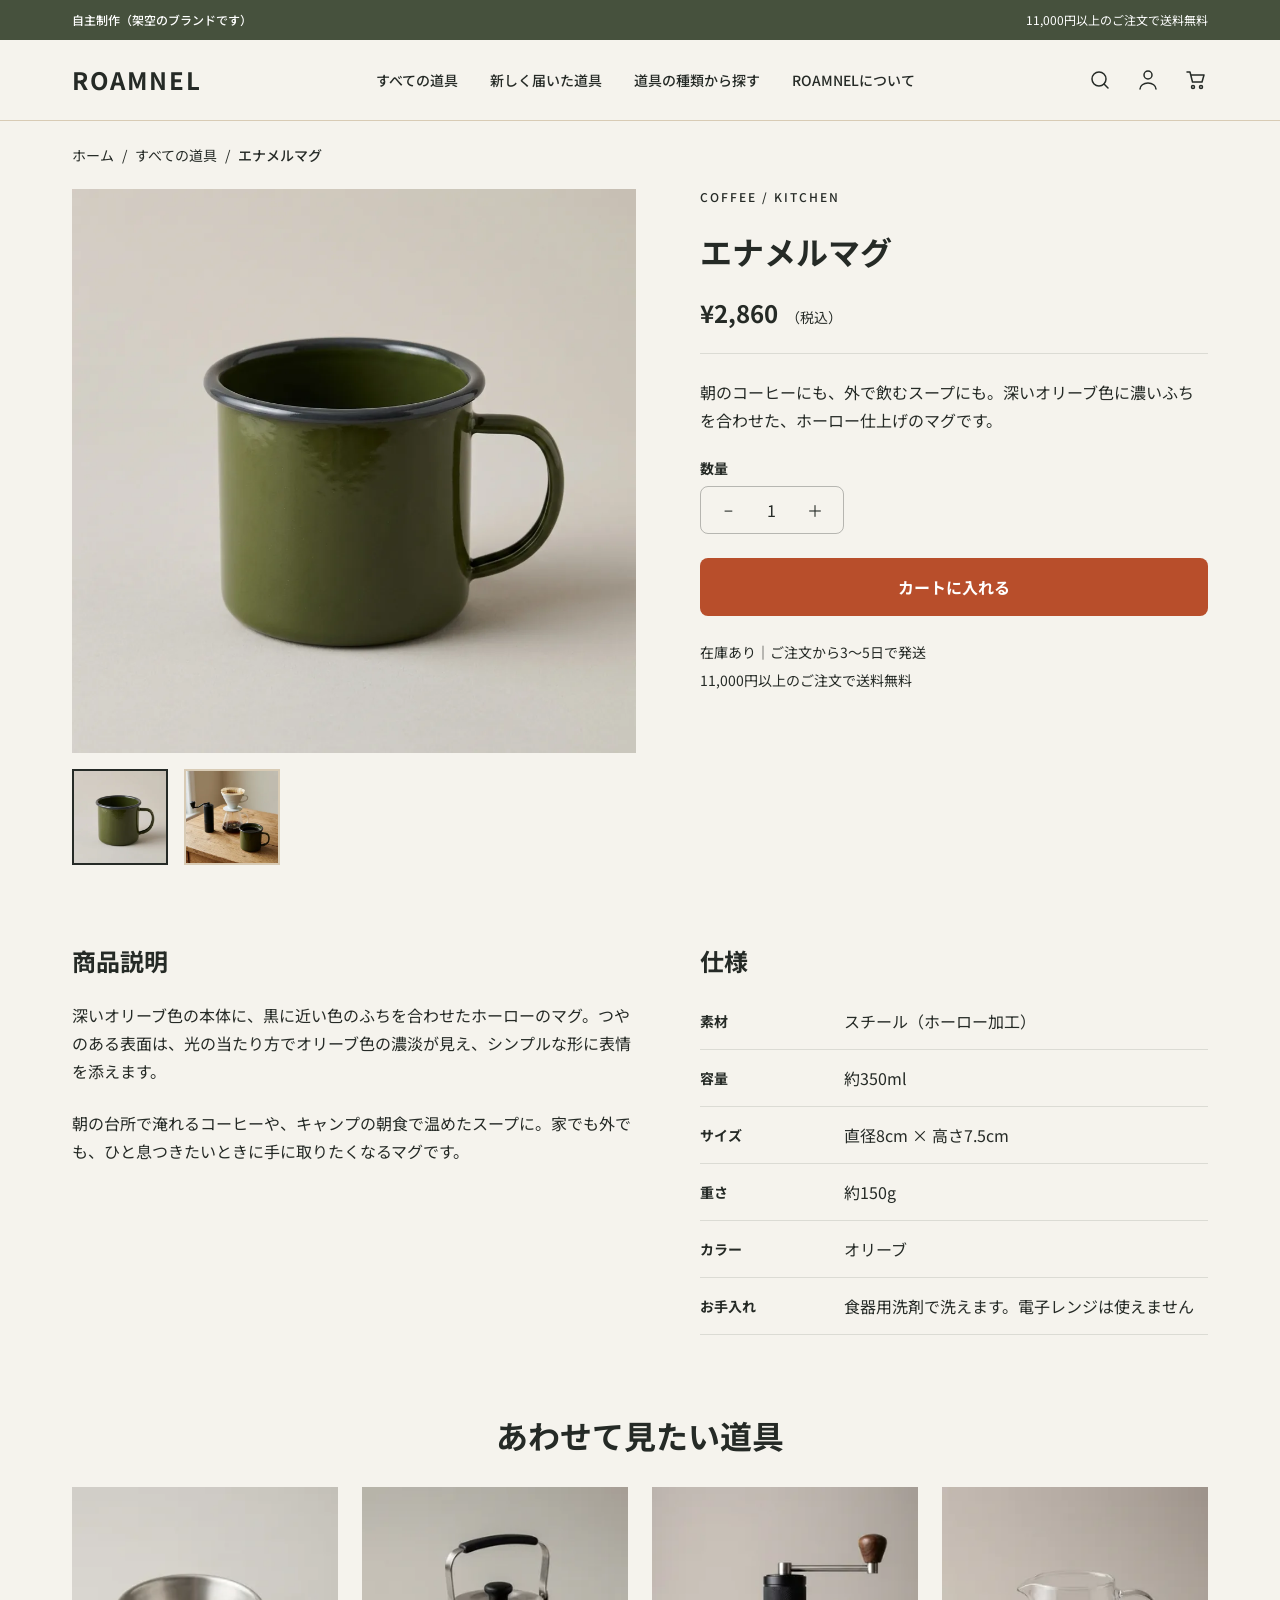
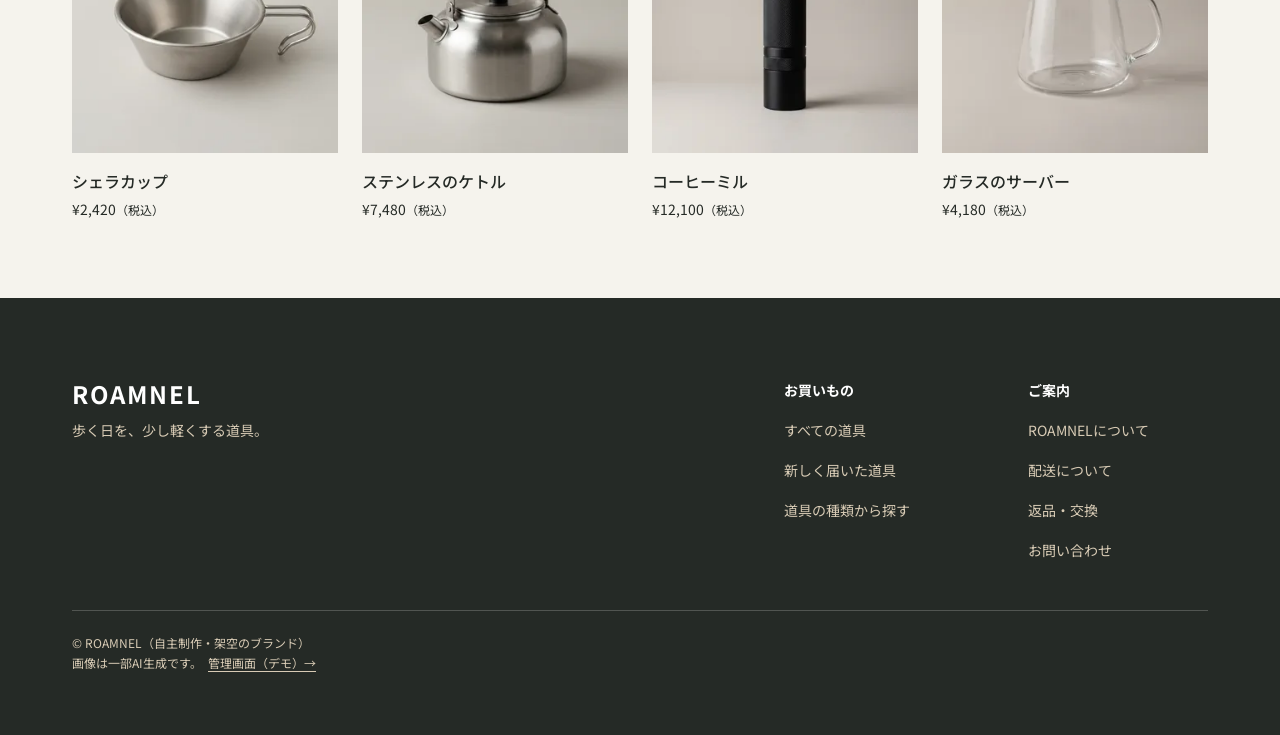
<file: product.html>
<!doctype html>
<html lang="ja">
<head>
<meta charset="utf-8">
<meta name="viewport" content="width=device-width, initial-scale=1, viewport-fit=cover">
<title>エナメルマグ | ROAMNEL</title>
<meta name="claude:viewport-fit-sides" content="cover">
<link rel="preconnect" href="https://fonts.googleapis.com">
<link rel="preconnect" href="https://fonts.gstatic.com" crossorigin>
<link rel="stylesheet" href="https://fonts.googleapis.com/css2?family=Noto+Sans+JP:wght@400;500;700&display=swap">
<link rel="stylesheet" href="css/tokens.css">
<link rel="stylesheet" href="css/base.css">
<link rel="stylesheet" href="css/components.css">
<link rel="stylesheet" href="css/product.css">
</head>
<body class="page-max">

<svg class="visually-hidden" aria-hidden="true" focusable="false"><defs>
  <symbol id="i-search" viewBox="0 0 24 24"><circle cx="11" cy="11" r="7"/><path d="M16 16l4 4"/></symbol>
  <symbol id="i-account" viewBox="0 0 24 24"><circle cx="12" cy="7" r="4"/><path d="M4 21c0-3.3 3.6-6 8-6s8 2.7 8 6"/></symbol>
  <symbol id="i-cart" viewBox="0 0 24 24"><path d="M3 4h3l2.5 10h9.5l2-7H7"/><circle cx="9" cy="19" r="1.5"/><circle cx="17" cy="19" r="1.5"/></symbol>
  <symbol id="i-menu" viewBox="0 0 24 24"><path d="M3 6h18M3 12h18M3 18h18"/></symbol>
  <symbol id="i-close" viewBox="0 0 24 24"><path d="M5 5l14 14M19 5L5 19"/></symbol>
  <symbol id="i-chev" viewBox="0 0 14 14"><path d="M4 1l6 6-6 6"/></symbol>
</defs></svg>

<div class="announcement container">
  <p>自主制作（架空のブランドです）</p>
  <p>11,000円以上のご注文で送料無料</p>
</div>

<header class="header">
  <div class="header__inner container">
    <a class="logo" href="index.html" aria-label="ROAMNEL トップへ">ROAMNEL</a>
    <nav class="header__nav" aria-label="メインメニュー">
      <a href="#">すべての道具</a>
      <a href="index.html#new-items">新しく届いた道具</a>
      <a href="index.html#types">道具の種類から探す</a>
      <a href="index.html#story">ROAMNELについて</a>
    </nav>
    <div class="header__utility">
      <a class="tap" href="#" aria-label="検索"><svg class="icon"><use href="#i-search"/></svg></a>
      <a class="tap" href="#" aria-label="アカウント"><svg class="icon"><use href="#i-account"/></svg></a>
      <a class="tap" href="cart.html" aria-label="カート"><svg class="icon"><use href="#i-cart"/></svg></a>
      <button class="tap tap--menu" type="button" id="menu-open" aria-label="メニューを開く" aria-expanded="false" aria-controls="drawer"><svg class="icon"><use href="#i-menu"/></svg></button>
    </div>
  </div>
</header>

<div class="drawer" id="drawer" hidden>
  <div class="drawer__backdrop" data-close></div>
  <div class="drawer__panel" role="dialog" aria-modal="true" aria-label="メニュー">
    <div class="drawer__head">
      <span class="logo">ROAMNEL</span>
      <button class="tap" type="button" id="menu-close" aria-label="メニューを閉じる"><svg class="icon"><use href="#i-close"/></svg></button>
    </div>
    <nav class="drawer__list" aria-label="メインメニュー">
      <a class="drawer__item" href="#">すべての道具<span>→</span></a>
      <a class="drawer__item" href="index.html#new-items" data-close>新しく届いた道具<span>→</span></a>
      <a class="drawer__item" href="index.html#types" data-close>道具の種類から探す<span>→</span></a>
      <a class="drawer__item" href="index.html#story" data-close>ROAMNELについて<span>→</span></a>
    </nav>
  </div>
</div>

<main>
  <nav class="breadcrumb container" aria-label="パンくず">
    <a href="index.html">ホーム</a><span aria-hidden="true">/</span><a href="#">すべての道具</a><span aria-hidden="true">/</span><span aria-current="page">エナメルマグ</span>
  </nav>

  <div class="product-main">
    <div class="gallery">
      <img class="gallery__main" id="gallery-main" src="images/enamel-mug-1024.webp" srcset="images/enamel-mug-640.webp 640w, images/enamel-mug-1024.webp 1024w" sizes="(min-width: 900px) 648px, 100vw" width="1024" height="1024" alt="エナメルマグ（オリーブ）">
      <div class="gallery__thumbs">
        <button class="thumb" type="button" aria-current="true" aria-label="写真1" data-src="images/enamel-mug-1024.webp" data-srcset="images/enamel-mug-640.webp 640w, images/enamel-mug-1024.webp 1024w" data-alt="エナメルマグ（オリーブ）"><img src="images/enamel-mug-320.webp" width="320" height="320" alt=""></button>
        <button class="thumb" type="button" aria-current="false" aria-label="写真2" data-src="images/mug-gallery-1-1024.webp" data-srcset="images/mug-gallery-1-640.webp 640w, images/mug-gallery-1-1024.webp 1024w" data-alt="ハンドドリップで淹れたコーヒーとエナメルマグ"><img src="images/mug-gallery-1-320.webp" width="320" height="320" alt=""></button>
      </div>
    </div>

    <div class="info">
      <p class="info__eyebrow">COFFEE / KITCHEN</p>
      <h1 class="info__name">エナメルマグ</h1>
      <p class="price"><span class="price__num">¥2,860</span><span class="price__tax">（税込）</span></p>
      <div class="info__divider"></div>
      <p class="info__lead">朝のコーヒーにも、外で飲むスープにも。深いオリーブ色に濃いふちを合わせた、ホーロー仕上げのマグです。</p>
      <div class="qty">
        <span class="qty__label" id="qty-label">数量</span>
        <div class="stepper" role="group" aria-labelledby="qty-label">
          <button type="button" id="qty-minus" aria-label="数量を減らす">−</button>
          <output id="qty-value" aria-live="polite">1</output>
          <button type="button" id="qty-plus" aria-label="数量を増やす">＋</button>
        </div>
      </div>
      <button class="btn btn--primary btn--block" type="button" id="add-to-cart">カートに入れる</button>
      <div class="notes">
        <p>在庫あり｜ご注文から3〜5日で発送</p>
        <p>11,000円以上のご注文で送料無料</p>
      </div>
    </div>
  </div>

  <section class="details" aria-label="商品の詳細">
    <div class="desc">
      <h2 class="details__title">商品説明</h2>
      <p>深いオリーブ色の本体に、黒に近い色のふちを合わせたホーローのマグ。つやのある表面は、光の当たり方でオリーブ色の濃淡が見え、シンプルな形に表情を添えます。</p>
      <p>朝の台所で淹れるコーヒーや、キャンプの朝食で温めたスープに。家でも外でも、ひと息つきたいときに手に取りたくなるマグです。</p>
    </div>
    <div class="specs">
      <h2 class="details__title">仕様</h2>
      <dl class="spec">
          <div class="spec__row"><dt>素材</dt><dd>スチール（ホーロー加工）</dd></div>
          <div class="spec__row"><dt>容量</dt><dd>約350ml</dd></div>
          <div class="spec__row"><dt>サイズ</dt><dd>直径8cm × 高さ7.5cm</dd></div>
          <div class="spec__row"><dt>重さ</dt><dd>約150g</dd></div>
          <div class="spec__row"><dt>カラー</dt><dd>オリーブ</dd></div>
          <div class="spec__row"><dt>お手入れ</dt><dd>食器用洗剤で洗えます。電子レンジは使えません</dd></div>
      </dl>
    </div>
  </section>

  <section class="related" aria-labelledby="related-title">
    <h2 class="related__title" id="related-title">あわせて見たい道具</h2>
    <div class="related__row">
      <div class="related__scroller">
        <a class="card" href="#" data-product="sierra-cup">
          <img class="card__image" src="images/sierra-cup-640.webp" srcset="images/sierra-cup-320.webp 320w, images/sierra-cup-640.webp 640w" sizes="(min-width: 900px) 306px, 160px" width="640" height="640" alt="シェラカップ" loading="lazy" decoding="async">
          <span class="card__info"><span class="card__name">シェラカップ</span><span class="card__price">¥2,420<small>（税込）</small></span></span>
        </a>
        <a class="card" href="#" data-product="stainless-kettle">
          <img class="card__image" src="images/stainless-kettle-640.webp" srcset="images/stainless-kettle-320.webp 320w, images/stainless-kettle-640.webp 640w" sizes="(min-width: 900px) 306px, 160px" width="640" height="640" alt="ステンレスのケトル" loading="lazy" decoding="async">
          <span class="card__info"><span class="card__name">ステンレスのケトル</span><span class="card__price">¥7,480<small>（税込）</small></span></span>
        </a>
        <a class="card" href="#" data-product="coffee-grinder">
          <img class="card__image" src="images/coffee-grinder-640.webp" srcset="images/coffee-grinder-320.webp 320w, images/coffee-grinder-640.webp 640w" sizes="(min-width: 900px) 306px, 160px" width="640" height="640" alt="コーヒーミル" loading="lazy" decoding="async">
          <span class="card__info"><span class="card__name">コーヒーミル</span><span class="card__price">¥12,100<small>（税込）</small></span></span>
        </a>
        <a class="card" href="#" data-product="glass-server">
          <img class="card__image" src="images/glass-server-640.webp" srcset="images/glass-server-320.webp 320w, images/glass-server-640.webp 640w" sizes="(min-width: 900px) 306px, 160px" width="640" height="640" alt="ガラスのサーバー" loading="lazy" decoding="async">
          <span class="card__info"><span class="card__name">ガラスのサーバー</span><span class="card__price">¥4,180<small>（税込）</small></span></span>
        </a>
      </div>
    </div>
  </section>
</main>

<footer class="footer">
  <div class="footer__inner container">
    <div class="footer__top">
      <div>
        <p class="logo">ROAMNEL</p>
        <p class="footer__tagline">歩く日を、少し軽くする道具。</p>
      </div>
      <div class="footer__links">
        <nav class="footer__col" aria-label="お買いもの">
          <h2>お買いもの</h2>
          <a href="#">すべての道具</a>
          <a href="index.html#new-items">新しく届いた道具</a>
          <a href="index.html#types">道具の種類から探す</a>
        </nav>
        <nav class="footer__col" aria-label="ご案内">
          <h2>ご案内</h2>
          <a href="index.html#story">ROAMNELについて</a>
          <a href="#">配送について</a>
          <a href="#">返品・交換</a>
          <a href="#">お問い合わせ</a>
        </nav>
      </div>
    </div>
    <div class="footer__bottom">
      <div class="footer__rule"></div>
      <div class="footer__note">
        <p>© ROAMNEL（自主制作・架空のブランド）</p>
        <p>画像は一部AI生成です。　<a href="admin.html">管理画面（デモ）→</a></p>
      </div>
    </div>
  </div>
</footer>

<script src="js/main.js"></script>
<script src="js/product.js"></script>
</body>
</html>
</file>
<file: css/tokens.css>
/* ROAMNEL design tokens — Figma variables "ROAM / Colors" and "ROAM / Spacing & Radius" */
:root {
  /* colors */
  --color-bg: #f5f3ed;
  --color-surface: #ffffff;
  --color-text: #252a26;
  --color-primary: #46513d;
  --color-secondary: #d8cbb5;
  --color-accent: #b84e2b;
  --status-done: #2f6b4a;   --status-done-bg: #e3efe7;
  --status-warn: #8a5a00;   --status-warn-bg: #f7ebcb;
  --status-error: #a32a35;  --status-error-bg: #f6dfe0;
  --status-neutral: #5b5f58; --status-neutral-bg: #ecebe5;
  --line: rgba(37, 42, 38, 0.2);

  /* spacing scale */
  --space-0: 0; --space-4: 4px; --space-8: 8px; --space-12: 12px; --space-16: 16px;
  --space-24: 24px; --space-32: 32px; --space-40: 40px; --space-48: 48px;
  --space-64: 64px; --space-72: 72px; --space-80: 80px;

  /* radius */
  --radius-none: 0; --radius-md: 8px; --radius-pill: 10px;

  /* layout: page side gutter (SP 16 / PC 72), keeps clear of device safe areas */
  --gutter: 16px;
  --pad-l: max(var(--gutter), env(safe-area-inset-left, 0px));
  --pad-r: max(var(--gutter), env(safe-area-inset-right, 0px));
  --font: "Noto Sans JP", "Hiragino Kaku Gothic ProN", "Yu Gothic", Meiryo, sans-serif;
  color-scheme: light;
}
@media (min-width: 600px) { :root { --gutter: 32px; } }
@media (min-width: 900px) {
  /* Tablet (600-899px): wider gutter */
  
  /* PC: content is 90% of the window (= 1296px at 1440, the Figma design), never narrower than the 72px gutter */
  :root {
    --gutter: 72px;
    --pad-l: max(var(--gutter), 5%, env(safe-area-inset-left, 0px));
    --pad-r: max(var(--gutter), 5%, env(safe-area-inset-right, 0px));
  }
}
</file>
<file: css/base.css>
*, *::before, *::after { box-sizing: border-box; }
html {
  color-scheme: light; -webkit-text-size-adjust: 100%; }
/* In-page links (#new-items etc.) scroll smoothly, unless the OS asks to reduce motion */
@media (prefers-reduced-motion: no-preference) { html { scroll-behavior: smooth; } }
body {
  margin: 0;
  background: var(--color-bg);
  color: var(--color-text);
  font-family: var(--font);
  font-size: 14px;
  line-height: 24px;
  font-weight: 400;
}
img { display: block; max-width: 100%; }
a { color: inherit; text-decoration: none; }
h1, h2, h3, p, ul { margin: 0; padding: 0; }
ul { list-style: none; }
button { font: inherit; color: inherit; background: none; border: 0; padding: 0; cursor: pointer; }
:focus-visible { outline: 2px solid var(--color-accent); outline-offset: 2px; }
.visually-hidden {
  position: absolute; width: 1px; height: 1px; overflow: hidden;
  clip: rect(0 0 0 0); white-space: nowrap;
}
/* side gutter that also clears a system bar at the phone's side */
.container {
  padding-left: var(--pad-l);
  padding-right: var(--pad-r);
}
.icon { width: 24px; height: 24px; fill: none; stroke: currentColor; stroke-width: 1.5; stroke-linecap: round; stroke-linejoin: round; }

/* The hidden attribute always wins over display rules set by classes */
[hidden] { display: none !important; }
</file>
<file: css/components.css>
/* ---------- Button (Figma: Button / primary, outline) ---------- */
.btn {
  display: inline-flex; align-items: center; justify-content: center;
  padding: 16px 32px; border-radius: var(--radius-md);
  font-weight: 700; font-size: 16px; line-height: 24px; white-space: nowrap;
}
.btn--primary { background: var(--color-accent); color: var(--color-surface); }
.btn--outline { border: 1px solid var(--color-primary); color: var(--color-primary); padding: 16px 32px; }
.btn--primary:hover { background: #a54424; }
.btn--outline:hover { background: rgba(70, 81, 61, 0.08); }

/* ---------- Announcement ---------- */
.announcement {
  background: var(--color-primary); color: var(--color-surface);
  display: flex; flex-direction: column; align-items: center; justify-content: center;
  padding-top: 4px; padding-bottom: 4px; font-size: 12px; line-height: 16px; text-align: center;
}
.announcement p:first-child { font-weight: 500; }
@media (min-width: 900px) {
  .announcement { flex-direction: row; justify-content: space-between; padding-top: 12px; padding-bottom: 12px; }
}

/* ---------- Header ---------- */
.header { background: var(--color-bg); border-bottom: 1px solid var(--color-secondary); }
.header__inner { display: flex; align-items: center; justify-content: space-between; padding-top: 10px; padding-bottom: 10px; }
.header .container { padding-right: max(calc(var(--gutter) - 10px), env(safe-area-inset-right, 0px)); }   /* the 44px tap area adds 10px */
.logo { font-weight: 700; font-size: 24px; line-height: 32px; letter-spacing: 2px; }
.header__nav { display: none; }
.header__utility { display: flex; align-items: center; }
.tap { width: 44px; height: 44px; display: inline-flex; align-items: center; justify-content: center; }
.tap--menu { display: inline-flex; }
@media (min-width: 900px) {
  .header .container { padding-right: var(--pad-r); }
  .header__inner { padding-top: 24px; padding-bottom: 24px; }
  .header__nav { display: flex; gap: 32px; font-weight: 500; font-size: 14px; line-height: 24px; }
  .header__nav a:hover { color: var(--color-accent); }
  .header__utility { gap: 24px; }
  .tap { width: 24px; height: 24px; }
  .tap--menu { display: none; }
}

/* ---------- Product Card ---------- */
/* card width is fluid: SP ~2.3 cards visible, PC exactly 4 across the content width (306px at 1440) */
.card { display: block; width: calc((100cqw - 70px) / 2); flex: none; scroll-snap-align: start; }   /* phone: 2 cards + a peek of the 3rd (160px at 390) */
.card__image { width: 100%; height: auto; aspect-ratio: 1 / 1; object-fit: cover; background: var(--color-secondary); }
.card__info { padding-top: 12px; display: flex; flex-direction: column; gap: 4px; }
.card__name { font-weight: 500; font-size: 14px; line-height: 20px; }
.card__price { font-size: 14px; line-height: 20px; }
.card__price small { font-size: 12px; line-height: 1; }
@media (min-width: 600px) {
  .card { width: calc((100cqw - var(--gutter) - 66px) / 3); }   /* tablet: 3 cards + a peek */
}
@media (min-width: 900px) {
  .card { width: calc((100cqw - 2 * max(72px, 5cqw) - 72px) / 4); }   /* 4 across the content width: 306px at 1440 */
  .card__info { padding-top: 16px; gap: 8px; }
  .card__name { font-size: 16px; line-height: 24px; }
  .card__price { line-height: 17px; }
}
.card__image { transition: filter .5s ease; }
.card:hover .card__name { text-decoration: underline; text-underline-offset: 3px; }
/* Photo links darken a little on hover / keyboard focus so it is clear they are selected */
@media (hover: hover) { .card:hover .card__image { filter: brightness(0.8); } }
.card:focus-visible .card__image { filter: brightness(0.8); }

/* ---------- Footer ---------- */
.footer { background: var(--color-text); color: var(--color-surface); padding-top: 48px; padding-bottom: 32px; }
.footer__inner { display: flex; flex-direction: column; gap: 32px; }
.footer__top { display: flex; flex-direction: column; gap: 32px; }
.footer__tagline { color: var(--color-secondary); font-size: 14px; line-height: 24px; margin-top: 8px; }
.footer__links { display: grid; grid-template-columns: 1fr 1fr; gap: 24px; }
.footer__col { display: flex; flex-direction: column; gap: 16px; }
.footer__col h2 { font-size: 14px; line-height: 24px; font-weight: 700; }
.footer__col a { color: var(--color-secondary); font-size: 14px; line-height: 24px; }
.footer__col a:hover { color: var(--color-surface); }
.footer__bottom { display: flex; flex-direction: column; gap: 24px; }
.footer__rule { height: 1px; background: rgba(255, 255, 255, 0.2); }
.footer__note { color: var(--color-secondary); font-size: 12px; line-height: 16px; display: flex; flex-direction: column; gap: 4px; }
@media (min-width: 900px) {
  .footer { padding-top: 80px; padding-bottom: 64px; }
  .footer__inner { gap: 48px; }
  .footer__top { flex-direction: row; justify-content: space-between; align-items: flex-start; }
  .footer__links { grid-template-columns: 180px 180px; gap: 64px; }
}

/* ---------- Mobile menu drawer ---------- */
.drawer { position: fixed; inset: 0; z-index: 100; display: flex; justify-content: flex-end; }
.drawer[hidden] { display: none; }
.drawer__backdrop { position: absolute; inset: 0; background: rgba(37, 42, 38, 0.55); }
.drawer__panel {
  position: relative; width: min(310px, 100%); height: 100%; overflow-y: auto; background: var(--color-bg);
  padding: calc(env(safe-area-inset-top, 0px) + 3px) max(6px, env(safe-area-inset-right, 0px)) 32px 16px;
}
.drawer__head { display: flex; align-items: center; justify-content: space-between; padding-right: 10px; }
.drawer__list { margin-top: 16px; padding-right: 10px; }
.drawer__item { display: flex; align-items: center; justify-content: space-between; padding: 16px 0; border-bottom: 1px solid rgba(37, 42, 38, 0.12); font-weight: 500; font-size: 16px; line-height: 24px; }
.drawer__item span { font-weight: 400; }
@media (min-width: 900px) { .drawer { display: none !important; } }

/* Breadcrumb */
.breadcrumb { display: flex; align-items: center; gap: 8px; padding-top: 16px; font-size: 12px; line-height: 16px; flex-wrap: wrap; }
.breadcrumb a:hover { text-decoration: underline; text-underline-offset: 3px; }
.breadcrumb [aria-current] { font-weight: 500; }
@media (min-width: 900px) { .breadcrumb { padding-top: 24px; font-size: 14px; line-height: 20px; } }

/* Max content width 1280px (centered) for every page except the top page; backgrounds stay full-bleed */
.page-max {
  --pad-l: max(var(--gutter), 5%, calc((100% - 1280px) / 2), env(safe-area-inset-left, 0px));
  --pad-r: max(var(--gutter), 5%, calc((100% - 1280px) / 2), env(safe-area-inset-right, 0px));
}
@media (max-width: 899.98px) {
  .page-max { --pad-l: max(var(--gutter), env(safe-area-inset-left, 0px)); --pad-r: max(var(--gutter), env(safe-area-inset-right, 0px)); }
}

.footer__note a { text-decoration: underline; text-underline-offset: 3px; }
.footer__note a:hover { color: var(--color-surface); }

/* Scroll reveal: js/main.js adds .reveal, then .is-visible when the element enters the viewport (not used with reduced motion). Shared by the top, product and cart pages. */
.reveal:not(.is-visible) { opacity: 0; transform: translateY(16px); }
.reveal.is-visible { animation: reveal-in .6s ease backwards; }
@keyframes reveal-in { from { opacity: 0; transform: translateY(16px); } }
</file>
<file: css/top.css>
/* ---------- Top page (Figma: ec-top-pc / ec-top-sp) ---------- */

/* Hero */
.hero { position: relative; height: clamp(520px, 133vw, 560px); display: flex; align-items: flex-end; overflow: hidden; background: var(--color-primary); color: var(--color-surface); }
.hero__image { position: absolute; inset: 0; width: 100%; height: 100%; object-fit: cover; object-position: 36% 50%; }
.hero__overlay { position: absolute; inset: 0; background: linear-gradient(to bottom, rgba(37,42,38,.25) 0%, rgba(37,42,38,.30) 30%, rgba(37,42,38,.88) 100%); }
.hero__text { position: relative; width: 100%; padding-top: 40px; padding-bottom: 40px; display: flex; flex-direction: column; align-items: flex-start; gap: 16px; }
.hero__eyebrow { color: var(--color-secondary); font-weight: 700; font-size: 12px; line-height: 16px; letter-spacing: 2px; }
.hero__title { font-weight: 700; font-size: 32px; line-height: 44px; }
.hero__lead { font-size: 14px; line-height: 24px; }
@media (min-width: 900px) {
  .hero { height: clamp(560px, 38.9vw, 1000px); align-items: center; }   /* 560px at 1440; grows on wide screens so the photo is not cropped so hard */
  .hero__image { object-position: 50% 70%; }
  .hero__overlay { background: linear-gradient(to right, rgba(37,42,38,.8) 0%, rgba(37,42,38,.55) 38%, rgba(37,42,38,0) 58%, rgba(37,42,38,0) 100%); }
  .hero__text { max-width: none; padding-top: 64px; padding-bottom: 64px; gap: 24px; }
  .hero__text > * { max-width: 560px; }
  .hero__title { font-size: 48px; line-height: 64px; }
  .hero__lead { font-size: 16px; line-height: 28px; }
}

/* Sections */
.section { padding-top: 48px; }
.section__head { display: flex; justify-content: center; }
.section__title { font-weight: 700; font-size: 24px; line-height: 32px; text-align: center; text-wrap: balance; }
@media (min-width: 900px) {
  .section { padding-top: 80px; }
  .section__title { font-size: 32px; line-height: 40px; }
}

/* Scenes */
.scenes__inner { display: flex; flex-direction: column; gap: 24px; }
.scene-row { display: flex; flex-direction: column; gap: 16px; }
.scene { position: relative; display: flex; align-items: flex-end; aspect-ratio: 358 / 320; overflow: hidden; color: var(--color-surface); background: var(--color-secondary); }
.scene__image { position: absolute; inset: 0; width: 100%; height: 100%; object-fit: cover; }
.scene--inside .scene__image { object-position: 50% 66%; }
.scene--outside .scene__image { object-position: 50% 90%; }
.scrim { position: absolute; left: 0; right: 0; bottom: 0; height: 128px; background: linear-gradient(to bottom, rgba(37,42,38,0), rgba(37,42,38,.7)); }
.scene__label { position: relative; display: flex; flex-direction: column; gap: 8px; padding: 0 24px 24px; }
.scene__name { font-weight: 700; font-size: 24px; line-height: 32px; letter-spacing: 2px; }
.link-arrow { font-weight: 700; font-size: 14px; line-height: 24px; letter-spacing: 1px; }
.scene:hover .link-arrow, .type:hover .link-arrow { text-decoration: underline; text-underline-offset: 4px; }
.scene__image, .type__image { transition: filter .5s ease; }
@media (hover: hover) { .scene:hover .scene__image, .type:hover .type__image { filter: brightness(0.8); } }
.scene:focus-visible .scene__image, .type:focus-visible .type__image { filter: brightness(0.8); }
@media (min-width: 900px) {
  .scenes__inner { gap: 32px; }
  .scene-row { flex-direction: row; gap: 24px; }
  .scene { flex: 1 1 0; height: auto; aspect-ratio: 636 / 727; max-height: 90vh; }
  .scene--inside .scene__image { object-position: 50% 68%; }
  .scene--outside .scene__image { object-position: 50% 82%; }
  .scrim { height: 176px; }
  .scene__label { padding: 0 32px 32px; }
  .scene__name { font-size: 32px; line-height: 40px; }
}

/* New items */
.items { display: flex; flex-direction: column; gap: 24px; position: relative; }
.items__head { padding-right: 16px; }
.carousel { position: relative; container-type: inline-size; }
.carousel__scroller {
  display: flex; gap: 12px; overflow-x: auto; overflow-y: hidden; overscroll-behavior-x: contain; scrollbar-width: none;
  padding-left: var(--pad-l); padding-right: var(--pad-r);
  scroll-padding-left: var(--pad-l);
}
.carousel__scroller::-webkit-scrollbar { display: none; }
/* snap only for touch: with a trackpad/mouse it makes the scroll feel sticky */
@media (pointer: coarse) { .carousel__scroller { scroll-snap-type: x proximity; } }
.arrow {
  display: none; position: absolute; top: calc((100cqw - 2 * max(72px, 5cqw) - 72px) / 8 - 24px);   /* vertically centered on the photo */ width: 48px; height: 48px; border-radius: 24px;
  background: var(--color-surface); border: 1px solid rgba(37, 42, 38, 0.2); align-items: center; justify-content: center; z-index: 2;
}
.arrow .icon { width: 14px; height: 14px; stroke-width: 2; }
.arrow--next { right: calc(max(72px, 5%) - 24px); }
.arrow--prev { left: calc(max(72px, 5%) - 24px); }
.arrow[hidden] { display: none !important; }
.scrollbar { display: flex; justify-content: center; }
.scrollbar__track { position: relative; width: 200px; height: 5px; }
.scrollbar__track::before { content: ""; position: absolute; left: 0; right: 0; top: 2px; height: 1px; background: var(--color-text); }
.scrollbar__thumb { position: absolute; left: 0; top: 0; width: 64px; height: 5px; background: var(--color-text); }
.items__all { display: flex; justify-content: center; padding: 0 16px; }
.items__all .btn { width: 100%; }
@media (min-width: 900px) {
  .items { gap: 32px; }
  .items__head { padding-right: 0; }
  .carousel__scroller { gap: 24px; }
  .arrow { display: inline-flex; }
  .scrollbar__track { width: 300px; }
  .scrollbar__thumb { width: 96px; }
  .items__all { padding: 0; }
  .items__all .btn { width: auto; }
}
/* New Items has no right gutter on the scroller side; the section itself uses full width */
.items .items__head, .items .scrollbar, .items .items__all { padding-left: var(--pad-l); padding-right: var(--pad-r); }

/* Types */
.types { padding-bottom: 48px; }
.types__inner { display: flex; flex-direction: column; gap: 24px; }
.type-grid { display: grid; grid-template-columns: repeat(2, 1fr); gap: 12px; }
.type { position: relative; display: flex; align-items: flex-end; aspect-ratio: 173 / 231; overflow: hidden; background: var(--color-secondary); color: var(--color-surface); }
.type__image { position: absolute; inset: 0; width: 100%; height: 100%; object-fit: cover; }
.type .scrim { height: 64px; }
.type__label { position: relative; display: flex; flex-direction: column; padding: 0 12px 12px; }
.type__eyebrow, .type__link { display: none; }
.type__name { font-weight: 500; font-size: 14px; line-height: 20px; }
.type__name span { display: inline; }
@media (min-width: 900px) {
  .types { padding-bottom: 80px; }
  .types__inner { gap: 32px; }
  .type-grid { grid-template-columns: repeat(3, 1fr); gap: 32px 24px; }
  .type { aspect-ratio: 416 / 555; max-height: 80vh; }
  .type .scrim { height: 200px; }
  .type__label { gap: 4px; padding: 0 24px 24px; }
  .type__eyebrow { display: block; font-weight: 500; font-size: 12px; line-height: 14px; letter-spacing: 2px; }
  .type__link { display: block; }
  .type__name { font-weight: 700; font-size: 24px; line-height: 40px; }
  .type__name span { display: none; }
}

/* Brand story */
.story { background: var(--color-secondary); padding-top: 48px; padding-bottom: 48px; }
.story__inner { display: flex; flex-direction: column; gap: 24px; }
.story__image { width: 100%; height: auto; aspect-ratio: 358 / 256; object-fit: cover; }
.story__text { display: flex; flex-direction: column; align-items: flex-start; gap: 16px; }
.story__title { font-weight: 700; font-size: 24px; line-height: 32px; }
.story__lead { font-size: 16px; line-height: 28px; }
.principles { width: 100%; }
.principle { display: flex; align-items: center; gap: 16px; padding: 16px 0; border-top: 1px solid var(--line); font-weight: 500; font-size: 16px; line-height: 24px; }
.principle:last-child { border-bottom: 1px solid var(--line); }
.principle__no { color: var(--color-primary); font-weight: 700; font-size: 12px; line-height: 16px; letter-spacing: 1px; min-width: 16px; }
@media (min-width: 900px) {
  .story { padding-top: 80px; padding-bottom: 80px; }
  .story__inner { flex-direction: row; align-items: center; gap: 80px; }
  .story__image { flex: 1 1 0; min-width: 0; aspect-ratio: 608 / 434; }
  .story__text { flex: 1 1 0; min-width: 0; gap: 24px; }
  .story__title { font-size: 32px; line-height: 40px; }
}

/* Tablet (600-899px): same structure as the phone, laid out wider */
@media (min-width: 600px) and (max-width: 899.98px) {
  .hero { height: clamp(520px, 66vw, 640px); }
  .hero__image { object-position: 50% 60%; }
  .hero__text { gap: 20px; }
  .hero__title { font-size: 40px; line-height: 54px; }
  .hero__lead { font-size: 16px; line-height: 28px; }
  .section { padding-top: 64px; }
  .scenes__inner { gap: 32px; }
  .scene-row { flex-direction: row; gap: 16px; }
  .scene { flex: 1 1 0; aspect-ratio: 3 / 4; }
  .scene__name { font-size: 32px; line-height: 40px; }
  .scene__label { padding: 0 24px 24px; }
  .scrim { height: 160px; }
  .items { gap: 32px; }
  .types__inner { gap: 32px; }
  .type-grid { grid-template-columns: repeat(3, 1fr); gap: 16px; }
  .type__name { font-size: 16px; line-height: 24px; }
  .story { padding-top: 64px; padding-bottom: 64px; }
  .story__inner { gap: 32px; }
  .story__image { aspect-ratio: 16 / 9; }
  .story__title { font-size: 28px; line-height: 36px; }
}
</file>
<file: css/admin.css>
/* ---------- Admin dashboard (Figma: admin-pc-* / admin-sp-*) ---------- */
body.admin { background: var(--color-bg); }
.pc-only { display: none; } .sp-only { display: inline; }
.app { display: block; }
.main { min-width: 0; }

/* Brand */
.brand__name { font-weight: 700; font-size: 18px; line-height: 24px; color: #fff; }
.brand__sub { font-size: 12px; line-height: 20px; color: rgba(255,255,255,.72); }
.brand--row { display: flex; align-items: baseline; gap: 8px; }

/* Sidebar (PC) */
.sidebar { display: none; }

/* SP header */
.sp-header { background: var(--color-text); color: #fff; display: flex; align-items: center; justify-content: space-between; height: calc(56px + env(safe-area-inset-top, 0px)); padding: env(safe-area-inset-top, 0px) max(6px, env(safe-area-inset-right, 0px)) 0 max(16px, env(safe-area-inset-left, 0px)); }
.sp-header__btn { width: 44px; height: 44px; position: relative; }
.sp-header__btn span { position: absolute; left: 12px; width: 20px; height: 2px; border-radius: 1px; background: #fff; }
.sp-header__btn span:nth-child(1) { top: 14px; } .sp-header__btn span:nth-child(2) { top: 21px; } .sp-header__btn span:nth-child(3) { top: 28px; }
.sp-header__btn.is-close span { top: 21px; } .sp-header__btn.is-close span:nth-child(1) { transform: rotate(45deg); } .sp-header__btn.is-close span:nth-child(2) { transform: rotate(-45deg); }

/* Top bar: title + period selector (PC: white bar, SP: part of the page) */
.topbar__inner { display: flex; flex-direction: column; gap: 16px; padding: 24px max(16px, env(safe-area-inset-right, 0px)) 0 max(16px, env(safe-area-inset-left, 0px)); }
.topbar__title { font-weight: 700; font-size: 20px; line-height: 28px; }
.topbar__note { display: none; }

/* Period selector */
.period { position: relative; }
.period__btn { display: flex; align-items: center; justify-content: space-between; gap: 8px; width: 100%; height: 44px; padding: 0 16px; background: var(--color-surface); border: 1px solid rgba(37,42,38,.3); border-radius: var(--radius-md); font-size: 14px; line-height: 20px; }
.period__btn:hover { border-color: rgba(37,42,38,.6); }
.period__text { display: flex; gap: 8px; }
.period__text b { font-weight: 700; }
.period__tri { flex: none; }
.period__menu { position: absolute; z-index: 30; left: 0; right: 0; top: calc(100% + 8px); background: var(--color-surface); border: 1px solid rgba(37,42,38,.12); border-radius: var(--radius-md); padding: 8px; box-shadow: 0 8px 24px rgba(37,42,38,.16); }
.period__menu[hidden] { display: none; }
.opt { display: flex; align-items: center; justify-content: space-between; gap: 8px; width: 100%; height: 48px; padding: 0 12px; border-radius: var(--radius-md); text-align: left; }
.opt:hover { background: rgba(37,42,38,.05); }
.opt.is-on { background: var(--color-bg); }
.opt__left { display: flex; gap: 8px; font-weight: 500; font-size: 14px; line-height: 20px; }
.opt__left i { width: 16px; font-style: normal; font-weight: 700; }
.opt.is-on .opt__left { font-weight: 700; }
.opt__range { font-size: 12px; line-height: 20px; }
.opt[aria-disabled="true"] { opacity: .45; cursor: default; }
.period__sep { height: 1px; margin: 0; background: rgba(37,42,38,.12); }

/* Content */
.content { display: flex; flex-direction: column; gap: 16px; padding: 16px max(16px, env(safe-area-inset-right, 0px)) 32px max(16px, env(safe-area-inset-left, 0px)); }

/* KPI */
.kpis { display: grid; grid-template-columns: 1fr 1fr; gap: 16px; align-items: stretch; }
.kpi { background: var(--color-surface); border-radius: var(--radius-md); padding: 16px; display: flex; flex-direction: column; gap: 4px; min-height: 108px; }
.kpi:nth-child(-n+3) { min-height: 128px; }
.kpi__label { font-weight: 500; font-size: 12px; line-height: 20px; }
.kpi__value { font-weight: 700; font-size: 20px; line-height: 28px; }
.delta { display: flex; flex-direction: column; font-size: 12px; line-height: 20px; }
.delta b, .delta span { line-height: 20px; }
.delta b { font-weight: 700; }
.up { color: var(--status-done); } .down { color: var(--status-error); }

/* Panels */
.panel { background: var(--color-surface); border-radius: var(--radius-md); padding: 16px; }
.panel__title { font-weight: 700; font-size: 16px; line-height: 24px; }
.panel__sub { font-size: 12px; line-height: 20px; margin-top: 4px; }
.chart { display: flex; flex-direction: column; }
.panel__head { display: flex; justify-content: space-between; align-items: flex-start; gap: 12px; }
.toggle { display: inline-flex; align-items: center; gap: 8px; font-weight: 500; font-size: 12px; line-height: 20px; cursor: pointer; white-space: nowrap; }
.switch { width: 36px; height: 20px; border-radius: 10px; background: var(--status-neutral-bg); border: 1px solid var(--status-neutral); position: relative; flex: none; }
.switch i { position: absolute; top: 1px; left: 1px; width: 16px; height: 16px; border-radius: 50%; background: #fff; transition: transform .15s; }
.switch[aria-checked="true"] { background: var(--color-primary); border-color: var(--color-primary); }
.switch[aria-checked="true"] i { transform: translateX(16px); }
/* The legend slides down and fades in when the comparison is switched on */
.chart { --chart-gap: 16px; gap: var(--chart-gap); }
.legend { display: grid; grid-template-rows: 0fr; opacity: 0; margin-top: calc(-1 * var(--chart-gap)); font-size: 12px; line-height: 20px; transition: grid-template-rows .45s ease, opacity .45s ease, margin-top .45s ease; }
.legend.is-open { grid-template-rows: 1fr; opacity: 1; margin-top: 0; }
.legend__list { display: flex; flex-direction: column; gap: 8px; min-height: 0; overflow: hidden; }
.legend li { display: flex; align-items: center; gap: 8px; }
@media (prefers-reduced-motion: reduce) { .legend { transition: none; } }
.legend__bar { width: 12px; height: 12px; background: var(--color-primary); }
.legend__dash { width: 24px; height: 0; border-top: 2px dashed var(--status-neutral); }

.chart__body { --plot-h: 200px; display: flex; gap: 8px; }
.yaxis { position: relative; width: 56px; flex: none; height: calc(var(--plot-h) + 24px); }
.yaxis span { position: absolute; left: 0; width: 56px; font-size: 12px; line-height: 16px; }
.plotcol { flex: 1; min-width: 0; display: flex; flex-direction: column; gap: 8px; }
.plot { height: var(--plot-h); position: relative; }
.plot svg { display: block; overflow: visible; }
.xaxis { position: relative; height: 16px; }
.xaxis span { position: absolute; top: 0; font-size: 12px; line-height: 16px; white-space: nowrap; }

/* Stock */
.chart-row { display: flex; flex-direction: column; gap: 16px; }
.stock { display: flex; flex-direction: column; gap: 8px; padding-bottom: 4px; }
.stock__item { display: flex; align-items: center; gap: 12px; padding: 12px 0; border-bottom: 1px solid rgba(37,42,38,.12); }
.stock__item:last-child { border-bottom: 0; }
.stock__item img { width: 48px; height: 48px; object-fit: cover; flex: none; background: var(--color-secondary); }
.stock__info { flex: 1; min-width: 0; }
.stock__name { font-weight: 500; font-size: 14px; line-height: 20px; }
.stock__left { font-size: 12px; line-height: 20px; }

/* Badge */
.badge { display: inline-flex; align-items: center; gap: 8px; height: 28px; padding: 4px 12px 4px 8px; border-radius: var(--radius-md); font-weight: 700; font-size: 12px; line-height: 20px; white-space: nowrap; flex: none; }
.badge i { width: 8px; height: 8px; border-radius: 50%; background: currentColor; }
.badge--done { background: var(--status-done-bg); color: var(--status-done); }
.badge--warn { background: var(--status-warn-bg); color: var(--status-warn); }
.badge--error { background: var(--status-error-bg); color: var(--status-error); }
.badge--neutral { background: var(--status-neutral-bg); color: var(--status-neutral); }

/* Orders */
.orders { padding-bottom: 4px; display: flex; flex-direction: column; gap: 8px; }
.orders__head { display: flex; justify-content: space-between; align-items: center; }
.orders__all { font-weight: 500; font-size: 14px; line-height: 20px; }
.orders__all:hover { text-decoration: underline; text-underline-offset: 3px; }
.orders__table { display: none; }
.order { display: grid; grid-template-columns: 1fr auto; row-gap: 8px; padding: 12px 0; border-bottom: 1px solid rgba(37,42,38,.12); }
.order:last-child { border-bottom: 0; }
.order__id { grid-column: 1; grid-row: 1; align-self: center; font-weight: 700; font-size: 14px; line-height: 20px; }
.order__status { grid-column: 2; grid-row: 1; }
.order__meta { grid-column: 1 / -1; grid-row: 2; font-size: 12px; line-height: 20px; }
.order__buyer::after { content: "\3000"; }
.order__qty { grid-column: 1; grid-row: 3; align-self: center; font-size: 12px; line-height: 20px; }
.order__amount { grid-column: 2; grid-row: 3; font-weight: 700; font-size: 16px; line-height: 24px; text-align: right; }

/* SP menu overlay */
.spmenu { position: fixed; inset: 0; z-index: 100; background: var(--color-text); color: #fff; display: flex; flex-direction: column; overflow-y: auto; }
.spmenu[hidden] { display: none; }
.spmenu__nav { margin-top: 8px; padding: 0 max(16px, env(safe-area-inset-right, 0px)) 0 max(16px, env(safe-area-inset-left, 0px)); }
.spmenu__item { display: flex; align-items: center; min-height: 57px; border-bottom: 1px solid rgba(255,255,255,.12); font-weight: 500; font-size: 16px; line-height: 24px; }
.spmenu__item.is-active { font-weight: 700; }
.spmenu__bottom { margin-top: auto; display: flex; flex-direction: column; gap: 8px; padding: 0 16px calc(32px + env(safe-area-inset-bottom, 0px)); }
.sidebar__store { font-weight: 500; font-size: 14px; line-height: 20px; }
.sidebar__user { font-size: 12px; line-height: 20px; color: rgba(255,255,255,.72); }

/* ---------- Tablet / small PC (sidebar layout, stacked cards) ---------- */
@media (min-width: 900px) {
  .app { display: flex; align-items: flex-start; }
  .sidebar { display: flex; flex-direction: column; justify-content: space-between; position: sticky; top: 0; height: 100vh; width: 240px; flex: none; background: var(--color-text); color: #fff; padding: 32px 16px 24px; overflow-y: auto; }
  .sidebar__top { display: flex; flex-direction: column; gap: 32px; }
  .sidebar .brand { padding: 0 0 0 12px; display: flex; flex-direction: column; gap: 4px; }
  .sidebar .brand__name { font-size: 20px; line-height: 28px; }
  .sidenav { display: flex; flex-direction: column; gap: 4px; }
  .sidenav__item { display: flex; align-items: center; height: 44px; padding: 0 12px; border-radius: var(--radius-md); font-weight: 500; font-size: 14px; line-height: 20px; color: rgba(255,255,255,.86); }
  .sidenav__item:hover { background: rgba(255,255,255,.08); }
  .sidenav__item.is-active { background: rgba(255,255,255,.14); color: #fff; font-weight: 700; }
  .sidebar__bottom { display: flex; flex-direction: column; gap: 8px; padding-left: 12px; }
  .sidebar__store:hover { text-decoration: underline; text-underline-offset: 3px; }
  .main { flex: 1; }
  .sp-header, .spmenu { display: none !important; }
  .period__btn { height: 40px; padding: 0 24px; width: auto; }
  .topbar { display: block; background: var(--color-surface); border-bottom: 1px solid rgba(37,42,38,.12); }
  .topbar__inner { max-width: 1280px; margin: 0 auto; height: 71px; flex-direction: row; align-items: center; gap: 24px; padding: 0 32px; }
  .topbar__title { font-weight: 700; font-size: 20px; line-height: 28px; margin-right: auto; }
  .topbar__note { display: block; font-size: 12px; line-height: 20px; }
  .period__menu { left: auto; width: 360px; }
  .opt { height: 44px; }
  .content { max-width: 1280px; margin: 0 auto; padding: 32px; gap: 24px; }
  .pc-only { display: inline; } .sp-only { display: none; }

  .kpis { grid-template-columns: repeat(4, 1fr); align-items: stretch; }
  .kpi { padding: 24px; gap: 8px; min-height: 140px !important; }
  .kpi__label { font-size: 14px; }
  .kpi__value { font-size: 28px; line-height: 36px; }
  .delta { flex-direction: row; align-items: center; gap: 8px; font-size: 12px; }
  .delta b { font-size: 14px; }

  .panel { padding: 24px; }
  .panel__title { font-size: 18px; line-height: 28px; }
  .chart { --chart-gap: 24px; }
  .panel__head { align-items: center; }
  .legend__list { flex-direction: row; gap: 24px; }
  .chart__body { --plot-h: 293px; }
  .stock { padding-bottom: 8px; gap: 16px; }
  .orders { padding-bottom: 16px; gap: 16px; }
}

/* ---------- Full PC layout (Figma 1440) ---------- */
@media (min-width: 1200px) {
  .chart-row { display: grid; grid-template-columns: minmax(0, 1fr) 380px; gap: 24px; align-items: stretch; }
  .stock__item:last-child { border-bottom: 1px solid rgba(37,42,38,.12); }
  .orders__table, .order { display: grid; grid-template-columns: 144px 160px minmax(0, 1fr) 80px 144px 176px; column-gap: 16px; }
  .orders__table { padding-bottom: 12px; border-bottom: 1px solid rgba(37,42,38,.12); font-weight: 500; font-size: 12px; line-height: 16px; }
  .orders__list { display: flex; flex-direction: column; gap: 16px; }
  .order { height: 56px; padding: 0; row-gap: 0; align-items: center; }
  .order:last-child { border-bottom: 1px solid rgba(37,42,38,.12); }
  .order > *, .order__meta > * { grid-row: 1; grid-column: auto; }
  .order__meta { display: contents; }
  .order__buyer::after { content: none; }
  .order__id { order: 1; font-weight: 500; font-size: 14px; line-height: 24px; }
  .order__date { order: 2; font-size: 14px; line-height: 24px; }
  .order__buyer { order: 3; font-size: 14px; line-height: 24px; }
  .order__qty { order: 4; font-size: 14px; line-height: 24px; }
  .order__amount { order: 5; font-size: 14px; line-height: 24px; text-align: left; }
  .order__status { order: 6; }
}
</file>
<file: css/cart.css>
/* ---------- Cart (Figma: ec-cart-pc / ec-cart-sp) ---------- */
.stepper { display: inline-flex; align-items: center; justify-content: space-between; border: 1px solid rgba(37, 42, 38, 0.3); border-radius: var(--radius-md); }
.stepper button { width: 24px; height: 24px; display: inline-flex; align-items: center; justify-content: center; font-size: 18px; line-height: 24px; }
.stepper button:hover { color: var(--color-accent); }
.stepper output { min-width: 24px; text-align: center; font-weight: 500; font-size: 16px; line-height: 24px; font-variant-numeric: tabular-nums; }
.stepper--sm { width: 104px; height: 36px; padding: 0 12px; }
.btn--block { width: 100%; padding-top: 16px; padding-bottom: 16px; }

.page-title { display: flex; align-items: baseline; gap: 12px; padding: 16px var(--pad-r) 0 var(--pad-l); }
.page-title h1 { font-weight: 700; font-size: 24px; line-height: 32px; }
.page-title p { font-size: 12px; line-height: 20px; }

/* List (SP) */
.cart-list { padding: 8px var(--pad-r) 48px var(--pad-l); }
.list-header { display: none; }
.item { display: grid; grid-template-columns: 88px 1fr auto; column-gap: 16px; row-gap: 4px; padding: 16px 0; border-bottom: 1px solid rgba(37, 42, 38, 0.12); }
.item__img { grid-row: 1 / span 2; width: 88px; height: 88px; object-fit: cover; background: var(--color-secondary); }
.item__info { grid-column: 2 / span 2; }
.item__name-row { position: relative; padding-right: 36px; }
.item__name { font-weight: 500; font-size: 14px; line-height: 20px; }
.item__name:hover { text-decoration: underline; text-underline-offset: 3px; }
.item__remove { position: absolute; top: -12px; right: 0; width: 36px; height: 44px; padding: 12px 0 12px 12px; font-size: 12px; line-height: 20px; text-align: right; }
.item__remove:hover { color: var(--color-accent); }
.item__price { font-size: 12px; line-height: 20px; }
.item .stepper { grid-column: 2; margin-top: 4px; }
.item__total { grid-column: 3; align-self: end; font-weight: 700; font-size: 16px; line-height: 24px; text-align: right; margin-top: 4px; }
.continue { padding-top: 16px; font-weight: 500; font-size: 14px; line-height: 24px; }
.continue a:hover { text-decoration: underline; text-underline-offset: 3px; }
.empty { padding: 32px 0; font-size: 14px; line-height: 24px; }

/* Summary */
.summary { background: var(--color-surface); padding: 32px var(--pad-r) 32px var(--pad-l); display: flex; flex-direction: column; gap: 16px; }
.summary h2 { font-weight: 700; font-size: 18px; line-height: 28px; }
.row { display: flex; justify-content: space-between; align-items: baseline; font-size: 14px; line-height: 24px; }
.row b { font-weight: 500; }
.summary__note { font-size: 12px; line-height: 20px; }
.summary__divider { height: 1px; background: rgba(37, 42, 38, 0.12); }
.row--total { font-size: 16px; }
.row--total span { font-weight: 700; }
.row--total b { font-weight: 700; font-size: 20px; line-height: 28px; }
.summary__demo { font-size: 12px; line-height: 20px; }

/* PC (two columns from 1100px) */
@media (min-width: 1100px) {
  .cart-main { padding: 24px var(--pad-r) 80px var(--pad-l); display: flex; flex-direction: column; gap: 32px; }
  .page-title { padding: 0; gap: 16px; }
  .page-title h1 { font-size: 32px; line-height: 44px; }
  .page-title p { font-size: 14px; line-height: 24px; }
  .cart-columns { display: flex; align-items: flex-start; gap: 64px; }
  .cart-list { flex: 1; min-width: 0; padding: 0; }
  .list-header { display: grid; grid-template-columns: 120px 1fr 120px 96px; column-gap: 24px; padding-bottom: 16px; border-bottom: 1px solid rgba(37, 42, 38, 0.12); font-weight: 500; font-size: 14px; line-height: 20px; }
  .list-header span:first-child { grid-column: 1 / span 2; }
  .list-header span:last-child { text-align: right; }
  .item { grid-template-columns: 120px 1fr 120px 96px; column-gap: 24px; row-gap: 0; padding: 24px 0; align-items: center; }
  .item__img { grid-row: auto; width: 120px; height: 120px; }
  .item__info { grid-column: auto; display: flex; flex-direction: column; gap: 4px; }
  .item__name-row { display: contents; }
  .item__name { order: 1; font-size: 16px; line-height: 24px; }
  .item__price { order: 2; font-size: 14px; line-height: 24px; }
  .item__remove { order: 3; position: static; width: auto; height: auto; padding: 0; align-self: flex-start; font-size: 14px; line-height: 24px; text-decoration: underline; text-underline-offset: 3px; }
  .item .stepper--sm { width: 120px; height: 40px; margin-top: 0; grid-column: auto; }
  .item .item__total { grid-column: auto; align-self: center; margin-top: 0; }
  .continue { padding-top: 24px; }
  .summary { flex: none; width: 400px; padding: 32px; gap: 24px; }
  .summary h2 { font-size: 20px; }
  .row { font-size: 16px; }
  .summary__note { font-size: 14px; line-height: 24px; }
  .row--total b { font-size: 24px; line-height: 32px; }
  .btn--block { padding-top: 17px; padding-bottom: 17px; }
}
</file>
<file: css/product.css>
/* ---------- Product detail (Figma: ec-product-pc / ec-product-sp) ---------- */

/* Gallery */
.gallery { padding-top: 16px; display: flex; flex-direction: column; gap: 8px; }
.gallery__main { width: 100%; height: auto; aspect-ratio: 1 / 1; object-fit: cover; background: var(--color-secondary); }
.gallery__thumbs { display: flex; gap: 8px; padding-left: var(--pad-l); padding-right: var(--pad-r); }
.thumb { width: 72px; height: 72px; flex: none; padding: 0; border: 2px solid transparent; background: var(--color-secondary); }
.thumb img { width: 100%; height: 100%; object-fit: cover; }
.thumb[aria-current="true"] { border-color: var(--color-text); }
.thumb:not([aria-current="true"]):hover { border-color: rgba(37, 42, 38, 0.4); }

/* Product info */
.info { display: flex; flex-direction: column; gap: 12px; padding: 32px var(--pad-r) 32px var(--pad-l); }
.info__eyebrow { font-weight: 500; font-size: 12px; line-height: 16px; }
.info__name { font-weight: 700; font-size: 24px; line-height: 32px; }
.price { display: flex; align-items: baseline; gap: 4px; }
.price__num { font-weight: 700; font-size: 24px; line-height: 32px; }
.price__tax { font-size: 12px; line-height: 20px; }
.info__divider { display: none; height: 1px; background: rgba(37, 42, 38, 0.12); }
.info__lead { font-size: 14px; line-height: 24px; }
.qty { display: flex; align-items: center; justify-content: space-between; padding-top: 12px; }
.qty__label { font-weight: 500; font-size: 14px; line-height: 20px; }
.stepper { display: inline-flex; align-items: center; justify-content: space-between; width: 136px; height: 48px; padding: 0 12px; border: 1px solid rgba(37, 42, 38, 0.3); border-radius: var(--radius-md); font-size: 16px; line-height: 24px; }
.stepper button { width: 24px; height: 24px; display: inline-flex; align-items: center; justify-content: center; font-size: 16px; line-height: 24px; }
.stepper button:hover { color: var(--color-accent); }
.stepper output { min-width: 24px; text-align: center; font-variant-numeric: tabular-nums; }
.btn--block { width: 100%; padding-top: 16px; padding-bottom: 16px; }
.notes { display: flex; flex-direction: column; gap: 12px; font-size: 12px; line-height: 20px; }

/* Details */
.details { margin-top: 0; border-top: 1px solid rgba(37, 42, 38, 0.12); padding-top: 32px; padding-left: var(--pad-l); padding-right: var(--pad-r); display: flex; flex-direction: column; gap: 32px; }
.details__title { font-weight: 700; font-size: 18px; line-height: 28px; }
.desc { display: flex; flex-direction: column; gap: 12px; font-size: 14px; line-height: 24px; }
.specs { display: flex; flex-direction: column; gap: 8px; }
.spec { margin: 0; display: flex; flex-direction: column; gap: 8px; }
.spec__row { display: flex; gap: 16px; padding: 12px 0; border-bottom: 1px solid rgba(37, 42, 38, 0.12); font-size: 14px; line-height: 24px; }
.spec dt { flex: none; width: 72px; font-weight: 500; }
.spec dd { margin: 0; min-width: 0; }

/* Related */
.related { padding-top: 48px; padding-bottom: 48px; display: flex; flex-direction: column; gap: 16px; }
.related__title { font-weight: 700; font-size: 20px; line-height: 28px; padding-left: var(--pad-l); padding-right: var(--pad-r); }
.related__row { container-type: inline-size; }
.related__scroller { display: flex; gap: 12px; overflow-x: auto; scrollbar-width: none; padding-left: var(--pad-l); padding-right: var(--pad-r); scroll-padding-left: var(--pad-l); }
.related__scroller::-webkit-scrollbar { display: none; }

/* Tablet and up: two columns (gallery | info) */
@media (min-width: 700px) {
  .product-main { display: grid; grid-template-columns: 648fr 584fr; gap: 32px; align-items: start; padding-left: var(--pad-l); padding-right: var(--pad-r); padding-bottom: 64px; padding-top: 16px; }
  .gallery { padding-top: 0; gap: 16px; }
  .gallery__thumbs { padding: 0; gap: 16px; }
  .thumb { width: 96px; height: 96px; }
  .info { padding: 0; gap: 24px; }
  .info__eyebrow { letter-spacing: 2px; }
  .info__name { font-size: 32px; line-height: 44px; }
  .price { gap: 8px; }
  .price__tax { font-size: 14px; line-height: 24px; }
  .info__divider { display: block; }
  .info__lead { font-size: 16px; line-height: 28px; }
  .qty { flex-direction: column; align-items: flex-start; gap: 8px; padding-top: 0; }
  .qty__label { font-weight: 700; line-height: 20px; }
  .stepper { width: 144px; padding: 0 16px; }
  .btn--block { padding-top: 17px; padding-bottom: 17px; }
  .notes { gap: 4px; font-size: 14px; line-height: 24px; }

  .details { border-top: 0; padding-top: 0; padding-bottom: 64px; display: grid; grid-template-columns: 648fr 584fr; gap: 32px; align-items: start; }
  .details__title { font-size: 24px; line-height: 32px; }
  .desc { gap: 24px; font-size: 16px; line-height: 28px; }
  .specs { gap: 16px; }
  .spec { gap: 0; }
  .spec__row { gap: 24px; padding: 16px 0; font-size: 16px; line-height: 24px; }
  .spec dt { width: 120px; font-weight: 700; font-size: 14px; }

  .related { padding-top: 0; padding-left: var(--pad-l); padding-right: var(--pad-r); padding-bottom: 64px; gap: 32px; }
  .related__title { padding: 0; text-align: center; font-size: 28px; line-height: 36px; }
  .related__scroller { display: grid; grid-template-columns: repeat(4, 1fr); gap: 16px; overflow: visible; padding: 0; }
  .related .card { width: auto; }
}
@media (min-width: 900px) {
  .product-main { gap: 64px; padding-top: 24px; padding-bottom: 80px; }
  .details { gap: 64px; padding-bottom: 80px; }
  .related { padding-bottom: 80px; }
  .related__title { font-size: 32px; line-height: 40px; }
  .related__scroller { gap: 24px; }
}
</file>
